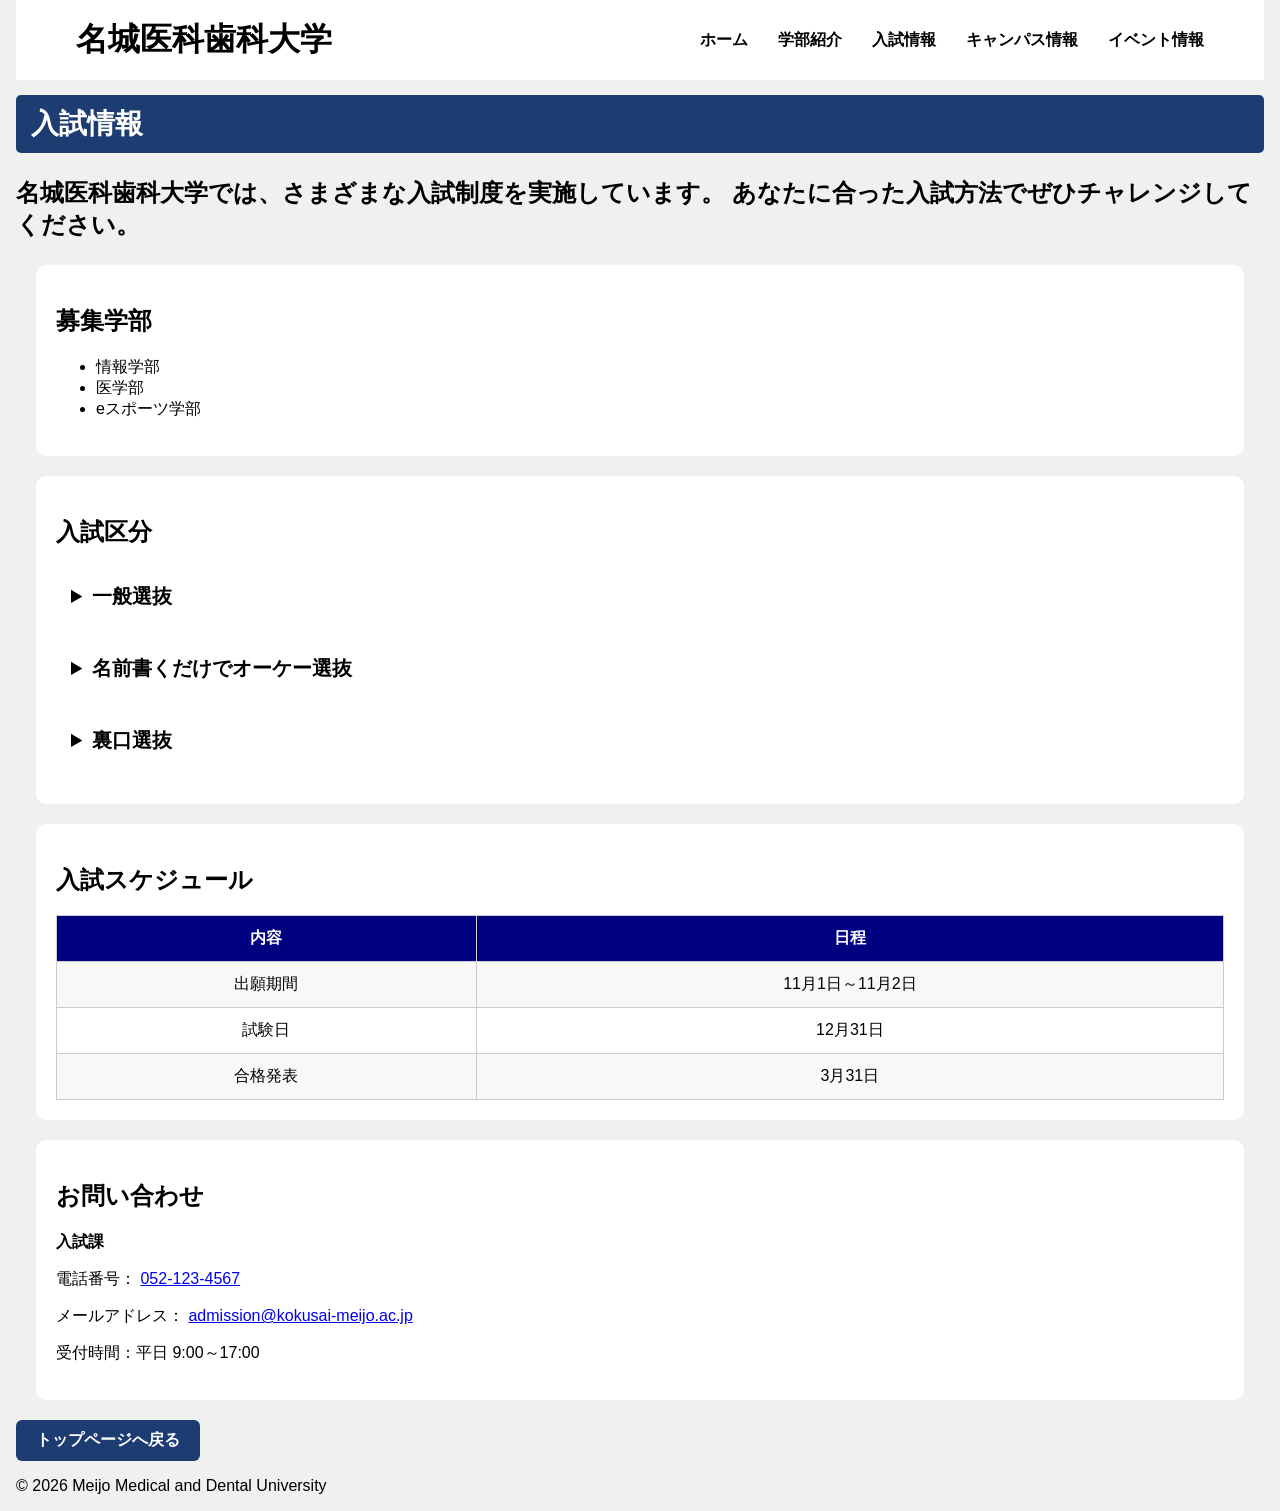
<file: admission.html>
<!DOCTYPE html>
<html lang="ja">

<head>
    <meta charset="UTF-8">
    <meta name="viewport" content="width=device-width, initial-scale=1.0">
    <title>名城医科歯科大学</title>
    <link rel="stylesheet" href="top.css">
</head>

<body>
    <!-- ===== ヘッダー ===== -->
    <header>
        <h1 class="logo">名城医科歯科大学</h1>
        <nav class="nav-menu">
            <ul>
                <li><a href="index.html">ホーム</a></li>
                <li><a href="facility.html">学部紹介</a></li>
                <li><a href="admission.html">入試情報</a></li>
                <li><a href="campus.html">キャンパス情報</a></li>
                <li><a href="event.html">イベント情報</a></li>
            </ul>
        </nav>
    </header>

    <h2 class="section-title">入試情報</h2>

    <h3>
        名城医科歯科大学では、さまざまな入試制度を実施しています。
        あなたに合った入試方法でぜひチャレンジしてください。
    </h3>

    <section>
        <h2>募集学部</h2>

        <ul>
            <li>情報学部</li>
            <li>医学部</li>
            <li>eスポーツ学部</li>
        </ul>
    </section>

    <section>
        <h2>入試区分</h2>
        <details>
            <summary>一般選抜</summary>
            <h3>情報学部</h3>
            <table>
                <tr>
                    <th>試験科目</th>
                    <th>配点</th>
                </tr>
                <tr>
                    <td>英語</td>
                    <td>100点</td>
                </tr>
                <tr>
                    <td>数学Ⅰ・Ⅱ・A・B・C</td>
                    <td>200点</td>
                </tr>
                <tr>
                    <td>情報Ⅰ</td>
                    <td>100点</td>
                </tr>
                <tr>
                    <td><strong>合計</strong></td>
                    <td><strong>400点</strong></td>
                </tr>
            </table>
            <h3>医学部</h3>
            <table>
                <tr>
                    <th>試験科目</th>
                    <th>配点</th>
                </tr>
                <tr>
                    <td>英語</td>
                    <td>100点</td>
                </tr>
                <tr>
                    <td>数学Ⅰ・Ⅱ・A・B・C</td>
                    <td>100点</td>
                </tr>
                <tr>
                    <td>理科（物理・化学・生物から2科目）</td>
                    <td>200点</td>
                </tr>
                <tr>
                    <td><strong>合計</strong></td>
                    <td><strong>400点</strong></td>
                </tr>
            </table>
            <h3>eスポーツ学部</h3>
            <table>
                <tr>
                    <th>試験科目</th>
                    <th>配点</th>
                </tr>
                <tr>
                    <td>英語</td>
                    <td>100点</td>
                </tr>
                <tr>
                    <td>情報Ⅰ</td>
                    <td>150点</td>
                </tr>
                <tr>
                    <td>実技試験（ゲームスキル・チームワーク）</td>
                    <td>150点</td>
                </tr>
                <tr>
                    <td><strong>合計</strong></td>
                    <td><strong>400点</strong></td>
                </tr>
            </table>
        </details>
        <details>
            <summary>名前書くだけでオーケー選抜</summary>
            <p>名前を書けば合格します。</p>
            <p>募集人数：999名</p>
        </details>
        <details>
            <summary>裏口選抜</summary>
            <p>いっぱいお金を払えば合格します。</p>
            <p>募集人数：3名</p>
        </details>
    </section>

    <section>
        <h2>入試スケジュール</h2>
        <table>
            <tr>
                <th>内容</th>
                <th>日程</th>
            </tr>

            <tr>
                <td>出願期間</td>
                <td>11月1日～11月2日</td>
            </tr>

            <tr>
                <td>試験日</td>
                <td>12月31日</td>
            </tr>
            
            <tr>
                <td>合格発表</td>
                <td>3月31日</td>
            </tr>
        </table>
    </section>

    <section>
        <h2>お問い合わせ</h2>
        <p><strong>入試課</strong></p>
        <p>電話番号：
            <a href="tel:0521234567">052-123-4567</a>
        </p>
        <p>メールアドレス：
            <a href="mailto:admission@kokusai-meijo.ac.jp">
                admission@kokusai-meijo.ac.jp
            </a>
        </p>
        <p>受付時間：平日 9:00～17:00</p>
    </section>

    </section>
    <a href="index.html" class="back-btn">トップページへ戻る</a>
    <!-- ===== フッター ===== -->
    <footer>
        <p>© 2026 Meijo Medical and Dental University</p>
    </footer>

</body>

</html>
</file>
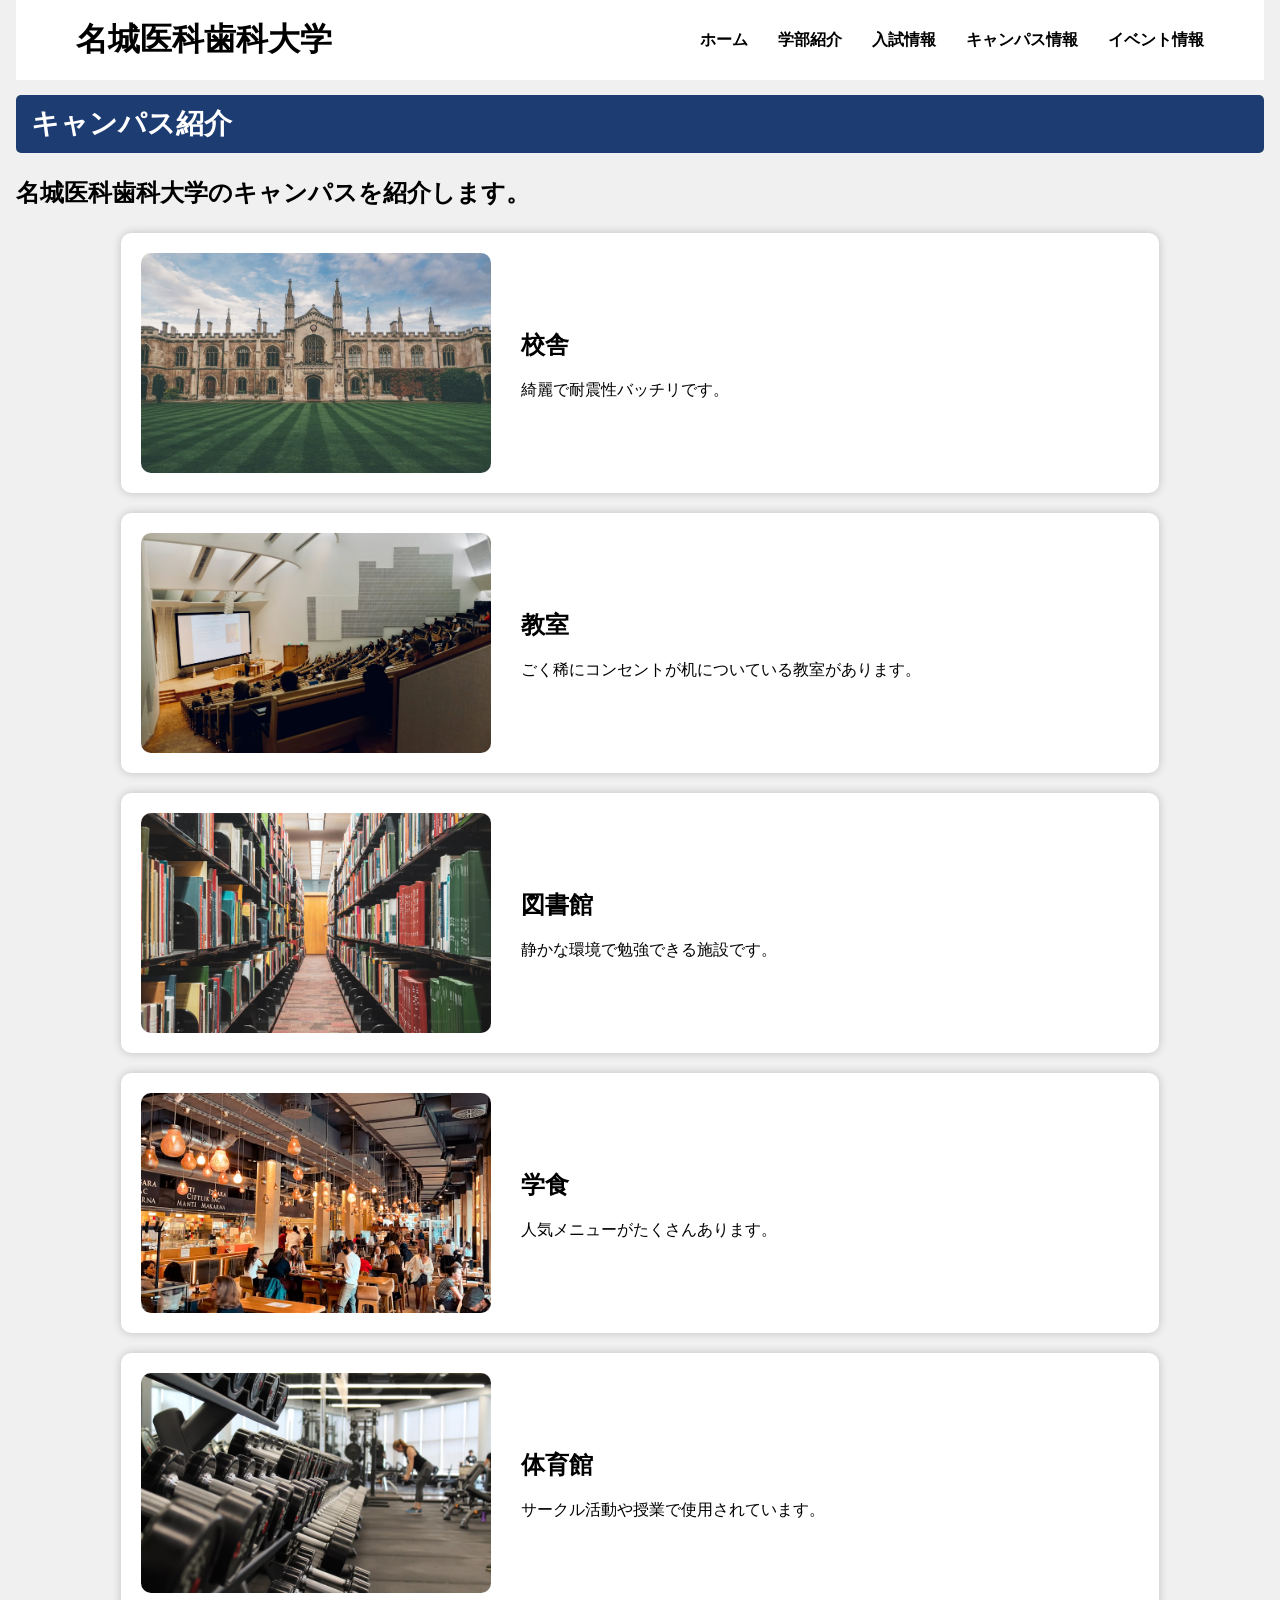
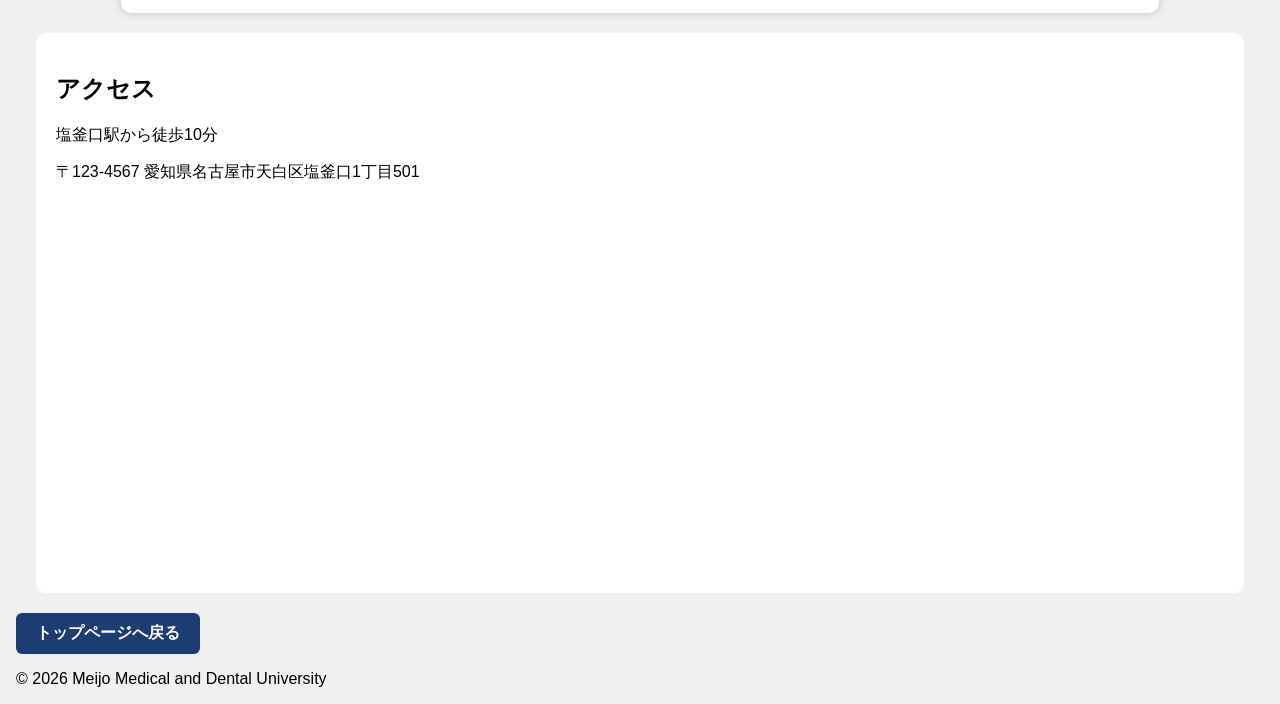
<file: campus.html>
<!DOCTYPE html>
<html lang="ja">
<head>
    <meta charset="UTF-8">
    <meta name="viewport" content="width=device-width, initial-scale=1.0">
    <title>名城医科歯科大学</title>
    <link rel="stylesheet" href="top.css">
</head>

<body>
    <!-- ===== ヘッダー ===== -->
    <header>
        <h1 class="logo">名城医科歯科大学</h1>
        <nav class="nav-menu">
            <ul>
                <li><a href="index.html">ホーム</a></li>
                <li><a href="facility.html">学部紹介</a></li>
                <li><a href="admission.html">入試情報</a></li>
                <li><a href="campus.html">キャンパス情報</a></li>
                <li><a href="event.html">イベント情報</a></li>
            </ul>
        </nav>
    </header>


<h2 class="section-title">キャンパス紹介</h2>

<h3>名城医科歯科大学のキャンパスを紹介します。</h3>
<section class="facility">
    <img src="images/building.JPG" alt="校舎">

    <div class="text">
        <h2>校舎</h2>
        <p>綺麗で耐震性バッチリです。</p>
    </div>
</section>

<section class="facility">
    <img src="images/classroom.jpeg" alt="教室">

    <div class="text">
        <h2>教室</h2>
        <p>ごく稀にコンセントが机についている教室があります。</p>
    </div>
</section>

<section class="facility">
    <img src="images/library.jpeg" alt="図書館">

    <div class="text">
        <h2>図書館</h2>
        <p>静かな環境で勉強できる施設です。</p>
    </div>
</section>

<section class="facility">
    <img src="images/lunch.jpeg" alt="学食">

    <div class="text">
        <h2>学食</h2>
        <p>人気メニューがたくさんあります。</p>
    </div>
</section>

<section class="facility">
    <img src="images/gym.jpeg" alt="体育館">

    <div class="text">
        <h2>体育館</h2>
        <p>サークル活動や授業で使用されています。</p>
    </div>
</section>

<section >
    <h2>アクセス</h2>
    <p>塩釜口駅から徒歩10分</p>
    <p>〒123-4567 愛知県名古屋市天白区塩釜口1丁目501</p>

    <iframe
        src="https://www.google.com/maps/embed?pb=!1m18!1m12!1m3!1d13051.382341087894!2d136.96521511496007!3d35.13552676610282!2m3!1f0!2f0!3f0!3m2!1i1024!2i768!4f13.1!3m3!1m2!1s0x60037ad6985ff6bb%3A0x23539e4812bdd380!2z5ZCN5Z-O5aSn5a2mIOWkqeeZveOCreODo-ODs-ODkeOCuQ!5e0!3m2!1sja!2sjp!4v1782716748107!5m2!1sja!2sjp" width="600" height="450" style="border:0;" allowfullscreen="" loading="lazy" referrerpolicy="strict-origin-when-cross-origin"
        width="100%"
        height="350"
        style="border:0;"
        allowfullscreen=""
        loading="lazy">
    </iframe>

</section>
<a href="index.html" class="back-btn">トップページへ戻る</a>
<!-- ===== フッター ===== -->
<footer>
    <p>© 2026 Meijo Medical and Dental University</p>
</footer>

</body>

</html>
</file>
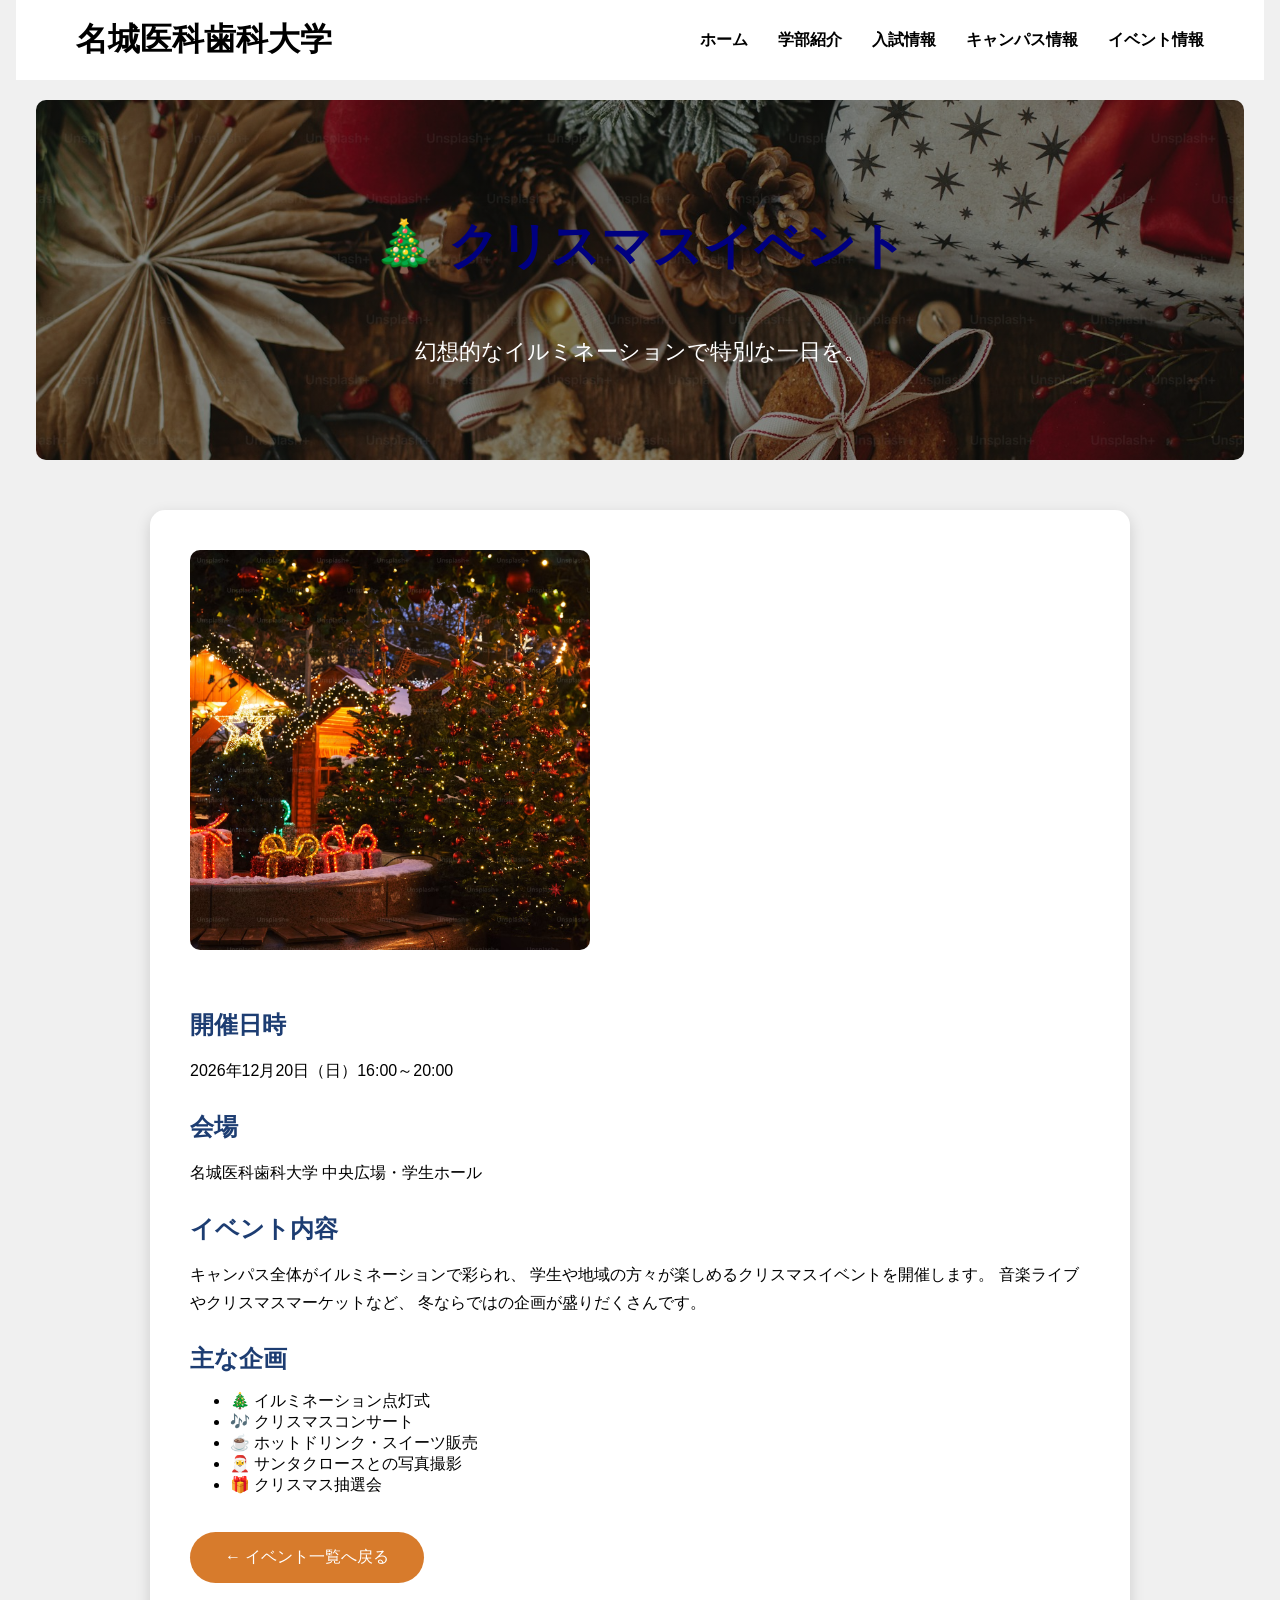
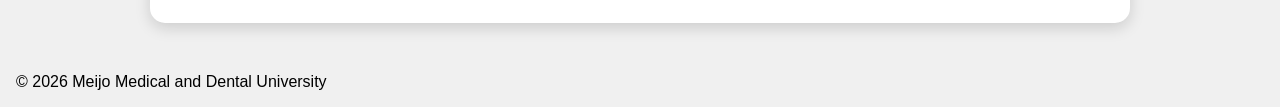
<file: christmas.html>
<!DOCTYPE html>
<html lang="ja">
<head>
    <meta charset="UTF-8">
    <meta name="viewport" content="width=device-width, initial-scale=1.0">
    <title>名城医科歯科大学</title>
    <link rel="stylesheet" href="top.css">
</head>

<body>

    <!-- ===== ヘッダー ===== -->
    <header>
        <h1 class="logo">名城医科歯科大学</h1>
        <nav class="nav-menu">
            <ul>
                <li><a href="index.html">ホーム</a></li>
                <li><a href="facility.html">学部紹介</a></li>
                <li><a href="admission.html">入試情報</a></li>
                <li><a href="campus.html">キャンパス情報</a></li>
                <li><a href="event.html">イベント情報</a></li>
            </ul>
        </nav>
    </header>

    <!-- メイン画像 -->
    <section class="christmas-hero">

        <h1>🎄 クリスマスイベント</h1>

        <p>幻想的なイルミネーションで特別な一日を。</p>

    </section>

    <!-- 詳細 -->
    <section class="event-detail">

        <img src="images/christmas.jpeg" alt="クリスマスイベント">

        <h2>開催日時</h2>

        <p>2026年12月20日（日）16:00～20:00</p>

        <h2>会場</h2>

        <p>名城医科歯科大学 中央広場・学生ホール</p>

        <h2>イベント内容</h2>

        <p>
            キャンパス全体がイルミネーションで彩られ、
            学生や地域の方々が楽しめるクリスマスイベントを開催します。
            音楽ライブやクリスマスマーケットなど、
            冬ならではの企画が盛りだくさんです。
        </p>

        <h2>主な企画</h2>

        <ul>
            <li>🎄 イルミネーション点灯式</li>
            <li>🎶 クリスマスコンサート</li>
            <li>☕ ホットドリンク・スイーツ販売</li>
            <li>🎅 サンタクロースとの写真撮影</li>
            <li>🎁 クリスマス抽選会</li>
        </ul>

        <a href="event.html" class="event-btn">
            ← イベント一覧へ戻る
        </a>

    </section>

    <!-- ===== フッター ===== -->
    <footer>
        <p>© 2026 Meijo Medical and Dental University</p>
    </footer>

</body>
</html>
</file>
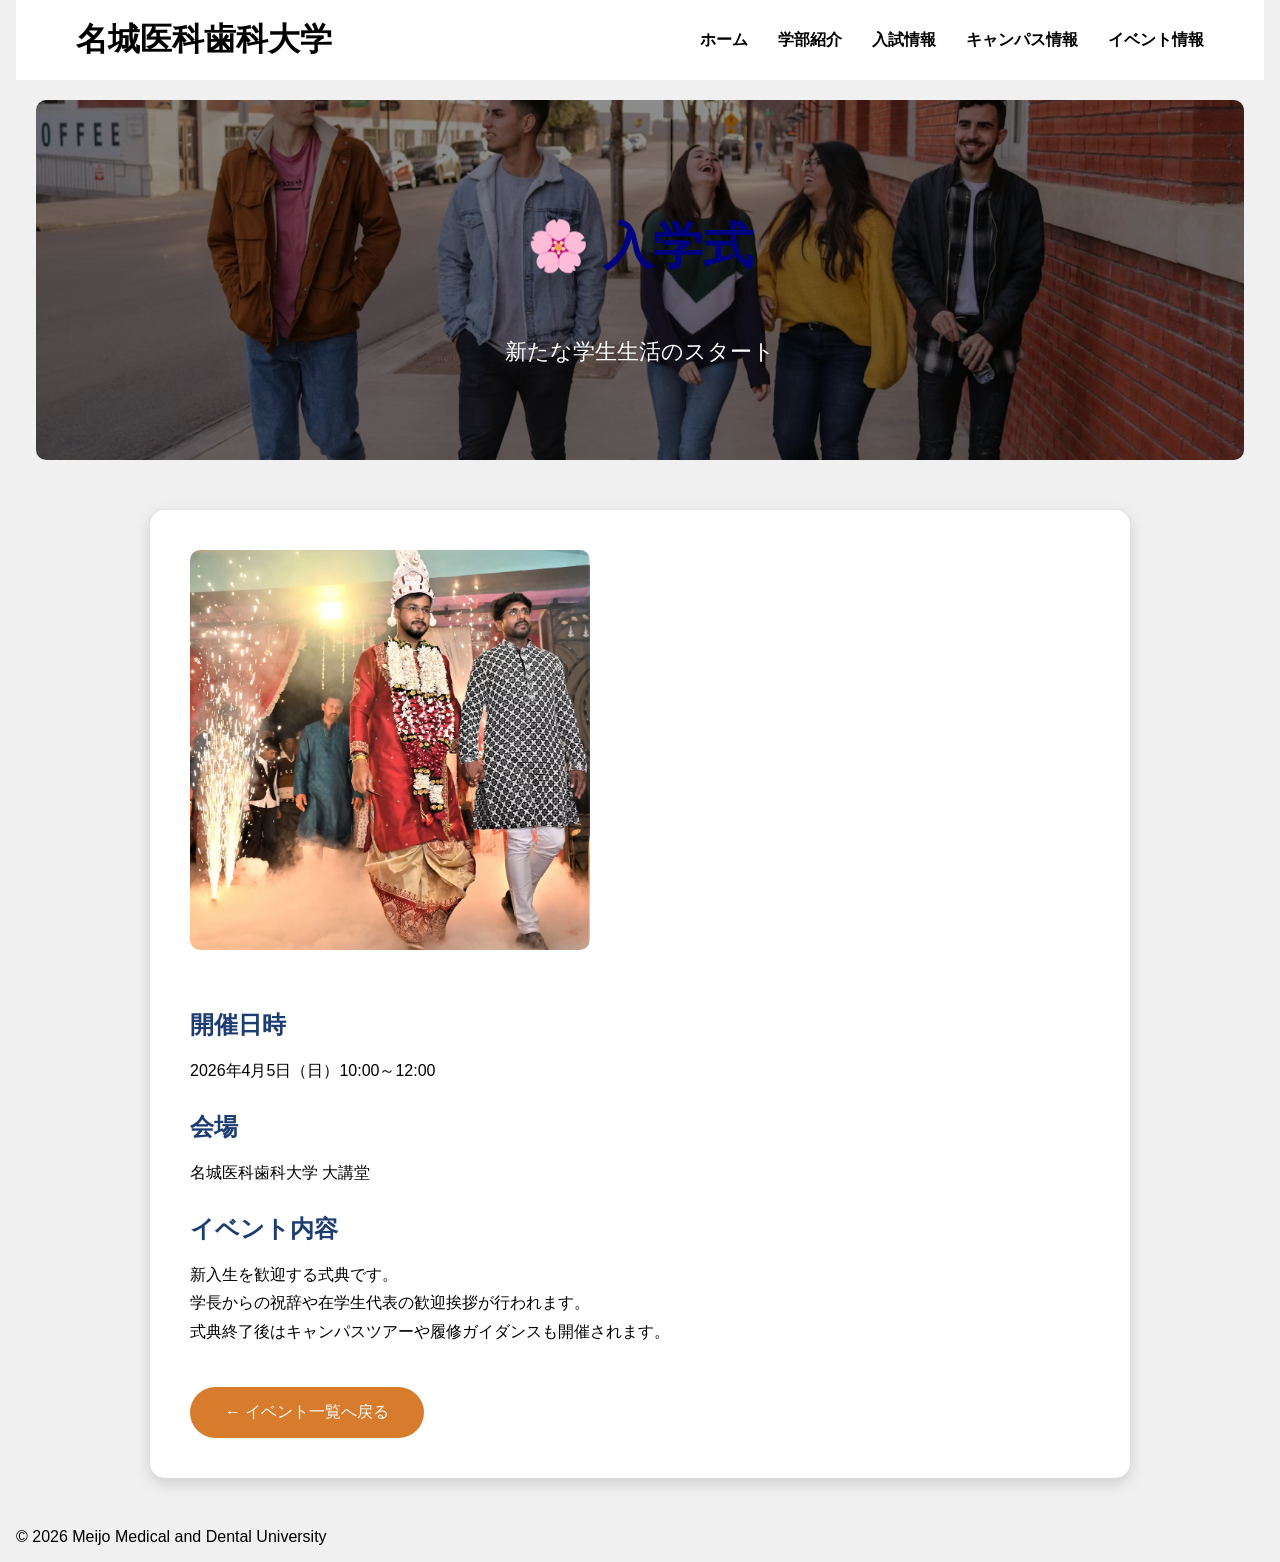
<file: entrance.html>
<!DOCTYPE html>
<html lang="ja">
<head>
    <meta charset="UTF-8">
    <meta name="viewport" content="width=device-width, initial-scale=1.0">
    <title>名城医科歯科大学</title>
    <link rel="stylesheet" href="top.css">
</head>

<body>
    
    <!-- ===== ヘッダー ===== -->
    <header>
        <h1 class="logo">名城医科歯科大学</h1>
        <nav class="nav-menu">
            <ul>
                <li><a href="index.html">ホーム</a></li>
                <li><a href="facility.html">学部紹介</a></li>
                <li><a href="admission.html">入試情報</a></li>
                <li><a href="campus.html">キャンパス情報</a></li>
                <li><a href="event.html">イベント情報</a></li>
            </ul>
        </nav>
    </header>

    <!-- メイン画像 -->
    <section class="detail-hero">

        <h1>🌸 入学式</h1>

        <p>新たな学生生活のスタート</p>

    </section>

    <!-- 詳細 -->
    <section class="event-detail">

        <img src="images/entrance.jpeg" alt="入学式">

        <h2>開催日時</h2>

        <p>2026年4月5日（日）10:00～12:00</p>

        <h2>会場</h2>

        <p>名城医科歯科大学 大講堂</p>

        <h2>イベント内容</h2>

        <p>
            新入生を歓迎する式典です。<br>
            学長からの祝辞や在学生代表の歓迎挨拶が行われます。<br>
            式典終了後はキャンパスツアーや履修ガイダンスも開催されます。
        </p>

        <a href="event.html" class="event-btn">
            ← イベント一覧へ戻る
        </a>

    </section>

    <!-- ===== フッター ===== -->
    <footer>
        <p>© 2026 Meijo Medical and Dental University</p>
    </footer>

</body>
</html>
</file>
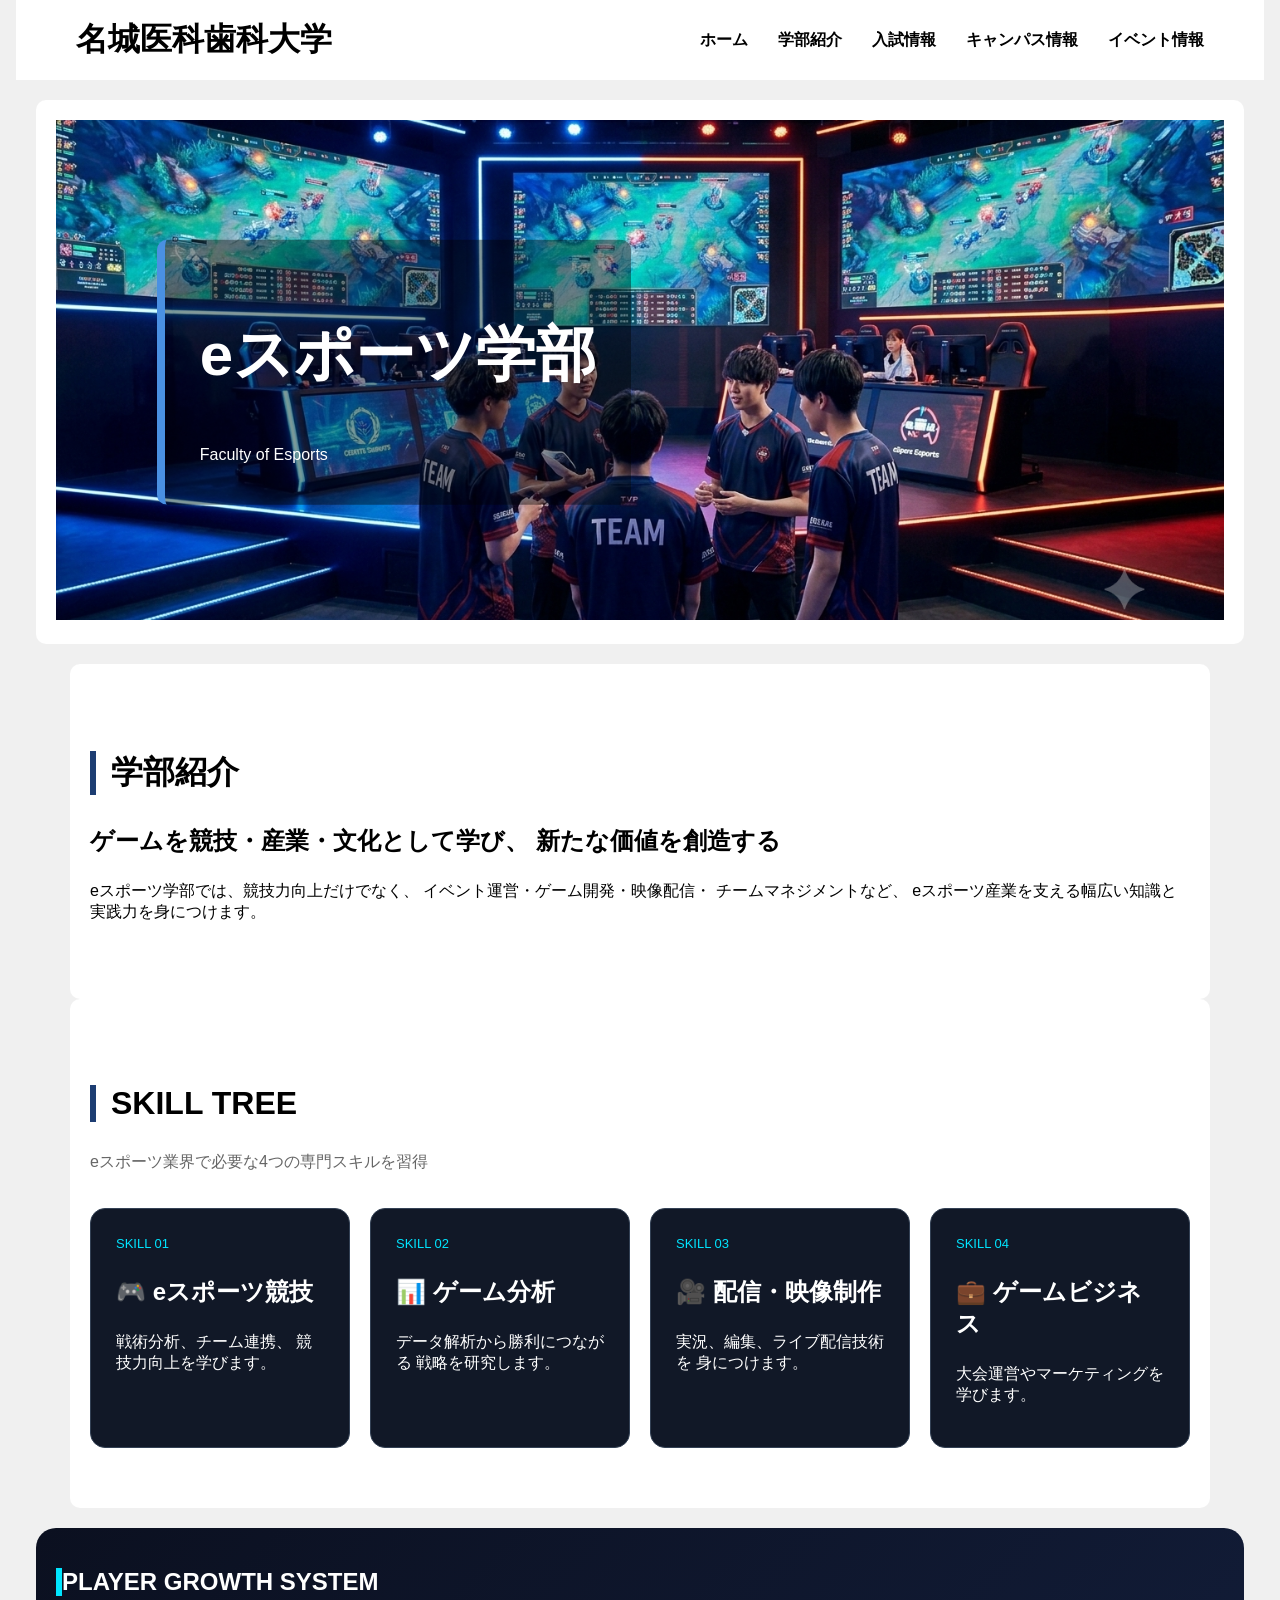
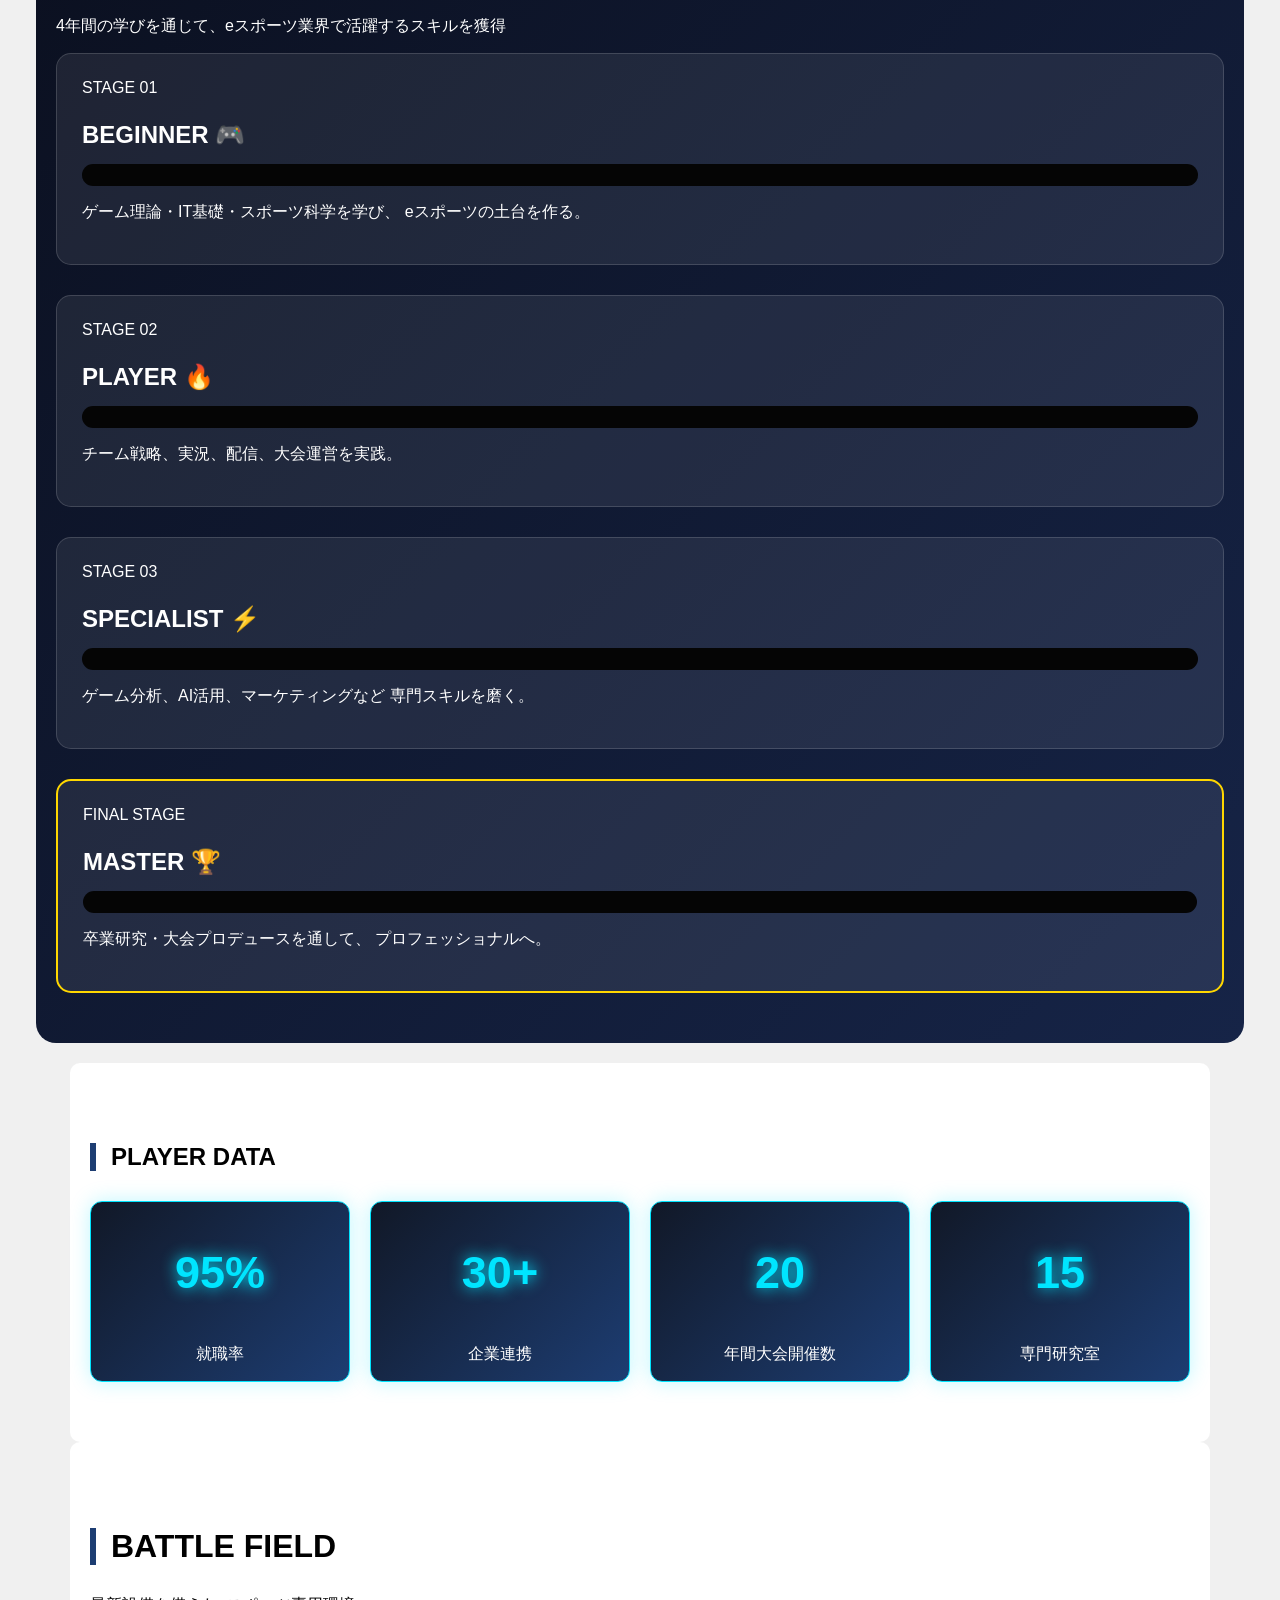
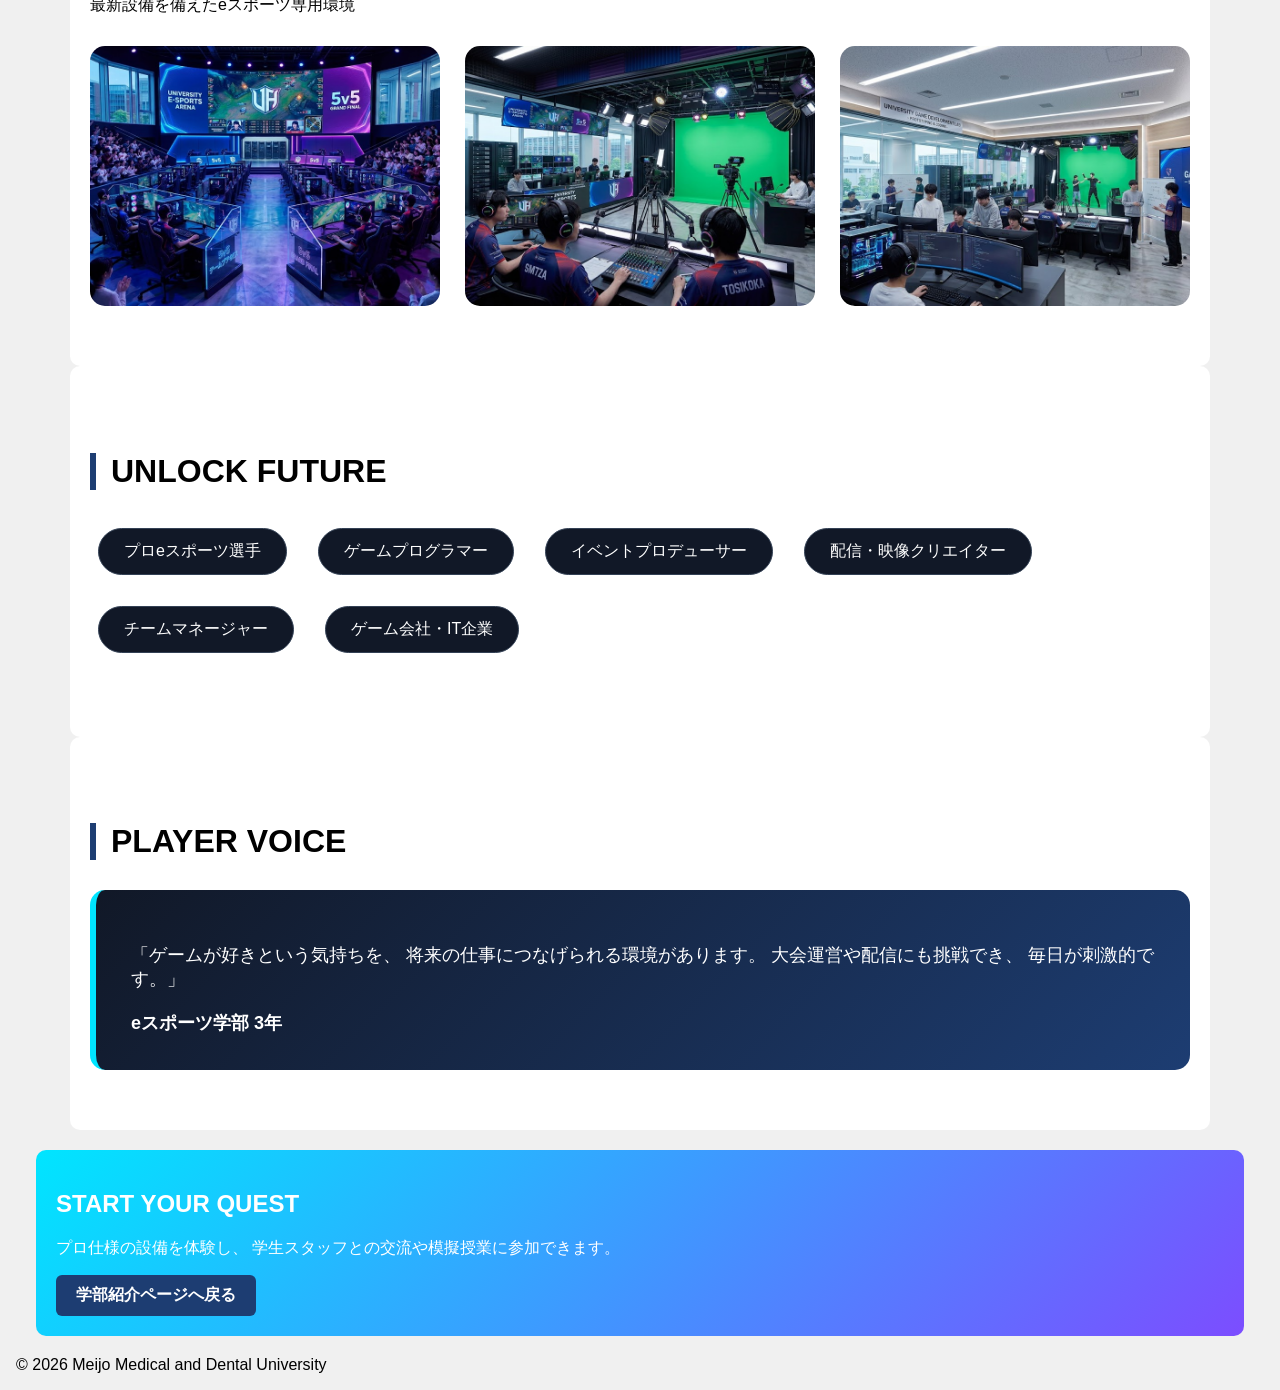
<file: esports.html>
<!DOCTYPE html>
<html lang="ja">
<head>
    <meta charset="UTF-8">
    <meta name="viewport" content="width=device-width, initial-scale=1.0">
    <title>名城医科歯科大学</title>
    <link rel="stylesheet" href="top.css">
</head>

<body>

<!-- ===== ヘッダー ===== -->
<header>
    <h1 class="logo">名城医科歯科大学</h1>
    <nav class="nav-menu">
        <ul>
            <li><a href="index.html">ホーム</a></li>
            <li><a href="facility.html">学部紹介</a></li>
            <li><a href="admission.html">入試情報</a></li>
            <li><a href="campus.html">キャンパス情報</a></li>
            <li><a href="event.html">イベント情報</a></li>
        </ul>
    </nav>
</header>

<section class="faculty-hero">
    <img src="images/esports.png" alt=" eスポーツ学部">

    <div class="faculty-title">
        <h2>eスポーツ学部</h2>
        <p>Faculty of Esports</p>
    </div>
</section>

<section class="facility-intro">

    <h2>学部紹介</h2>

    <h3>
        ゲームを競技・産業・文化として学び、
        新たな価値を創造する
    </h3>

    <p>
        eスポーツ学部では、競技力向上だけでなく、
        イベント運営・ゲーム開発・映像配信・
        チームマネジメントなど、
        eスポーツ産業を支える幅広い知識と実践力を身につけます。
    </p>

</section>

<!-- 学びの分野 -->
<section class="facility-fields">

<h2>SKILL TREE</h2>

<p class="section-sub">
eスポーツ業界で必要な4つの専門スキルを習得
</p>


<div class="skill-grid">

    <div class="skill">
        <span>SKILL 01</span>
        <h3>🎮 eスポーツ競技</h3>
        <p>
        戦術分析、チーム連携、
        競技力向上を学びます。
        </p>
    </div>


    <div class="skill">
        <span>SKILL 02</span>
        <h3>📊 ゲーム分析</h3>
        <p>
        データ解析から勝利につながる
        戦略を研究します。
        </p>
    </div>


    <div class="skill">
        <span>SKILL 03</span>
        <h3>🎥 配信・映像制作</h3>
        <p>
        実況、編集、ライブ配信技術を
        身につけます。
        </p>
    </div>


    <div class="skill">
        <span>SKILL 04</span>
        <h3>💼 ゲームビジネス</h3>
        <p>
        大会運営やマーケティングを
        学びます。
        </p>
    </div>


</div>

</section>

<!-- カリキュラム -->
<section class="facility-curriculum">

    <h2>PLAYER GROWTH SYSTEM</h2>

    <p class="facility-subtitle">
        4年間の学びを通じて、eスポーツ業界で活躍するスキルを獲得
    </p>


    <div class="level">

        <div class="level-title">
            <span>STAGE 01</span>
            <h3>BEGINNER 🎮</h3>
        </div>

        <div class="facility-bar">
            <div class="facility-fill level1"></div>
        </div>

        <p>
            ゲーム理論・IT基礎・スポーツ科学を学び、
            eスポーツの土台を作る。
        </p>

    </div>


    <div class="level">

        <div class="level-title">
            <span>STAGE 02</span>
            <h3>PLAYER 🔥</h3>
        </div>

        <div class="facility-bar">
            <div class="facility-fill level2"></div>
        </div>

        <p>
            チーム戦略、実況、配信、大会運営を実践。
        </p>

    </div>


    <div class="level">

        <div class="level-title">
            <span>STAGE 03</span>
            <h3>SPECIALIST ⚡</h3>
        </div>

        <div class="facility-bar">
            <div class="facility-fill level3"></div>
        </div>

        <p>
            ゲーム分析、AI活用、マーケティングなど
            専門スキルを磨く。
        </p>

    </div>


    <div class="level final">

        <div class="level-title">
            <span>FINAL STAGE</span>
            <h3>MASTER 🏆</h3>
        </div>

        <div class="facility-bar">
            <div class="facility-fill level4"></div>
        </div>

        <p>
            卒業研究・大会プロデュースを通して、
            プロフェッショナルへ。
        </p>

    </div>


</section>

<!-- 数字で見る学部 -->
<section class="e-stats">

    <h2>PLAYER DATA</h2>

    <div class="e-stats-grid">

        <div class="e-stat">
            <h3>95%</h3>
            <p>就職率</p>
        </div>

        <div class="e-stat">
            <h3>30+</h3>
            <p>企業連携</p>
        </div>

        <div class="e-stat">
            <h3>20</h3>
            <p>年間大会開催数</p>
        </div>

        <div class="e-stat">
            <h3>15</h3>
            <p>専門研究室</p>
        </div>

    </div>

</section>

<!-- 研究環境 -->
<section class="research">

<h2>BATTLE FIELD</h2>

<p>
最新設備を備えたeスポーツ専用環境
</p>


<div class="lab-images">
<img src="images/esports1.jpg">
<img src="images/esports2.jpg">
<img src="images/esports3.jpg">
</div>


</section>

<!-- キャリア -->
<section class="career">

    <h2>UNLOCK FUTURE</h2>

    <ul>
        <li>プロeスポーツ選手</li>
        <li>ゲームプログラマー</li>
        <li>イベントプロデューサー</li>
        <li>配信・映像クリエイター</li>
        <li>チームマネージャー</li>
        <li>ゲーム会社・IT企業</li>
    </ul>

</section>

<!-- 学生の声 -->
<section class="voice">

    <h2>PLAYER VOICE</h2>

    <div class="e-voice-card">

        <p>
            「ゲームが好きという気持ちを、
            将来の仕事につなげられる環境があります。
            大会運営や配信にも挑戦でき、
            毎日が刺激的です。」
        </p>

        <span>eスポーツ学部 3年</span>

    </div>

</section>

<!-- オープンキャンパス -->
<section class="e-cta">

    <h2>START YOUR QUEST</h2>

    <p>
        プロ仕様の設備を体験し、
        学生スタッフとの交流や模擬授業に参加できます。
    </p>

<a href="facility.html" class="back-btn">学部紹介ページへ戻る</a>

</section>

<!-- ===== フッター ===== -->
<footer>
    <p>© 2026 Meijo Medical and Dental University</p>
</footer>

<script>

const curriculum = document.querySelector(".facility-curriculum");

if(curriculum){

    const observer = new IntersectionObserver((entries)=>{

        entries.forEach(entry=>{

            if(entry.isIntersecting){

                curriculum.classList.add("show");

            }else{

                curriculum.classList.remove("show");

            }

        });

    },{
        threshold:0.4
    });


    observer.observe(curriculum);

}

</script>

</body>
</html>
</file>
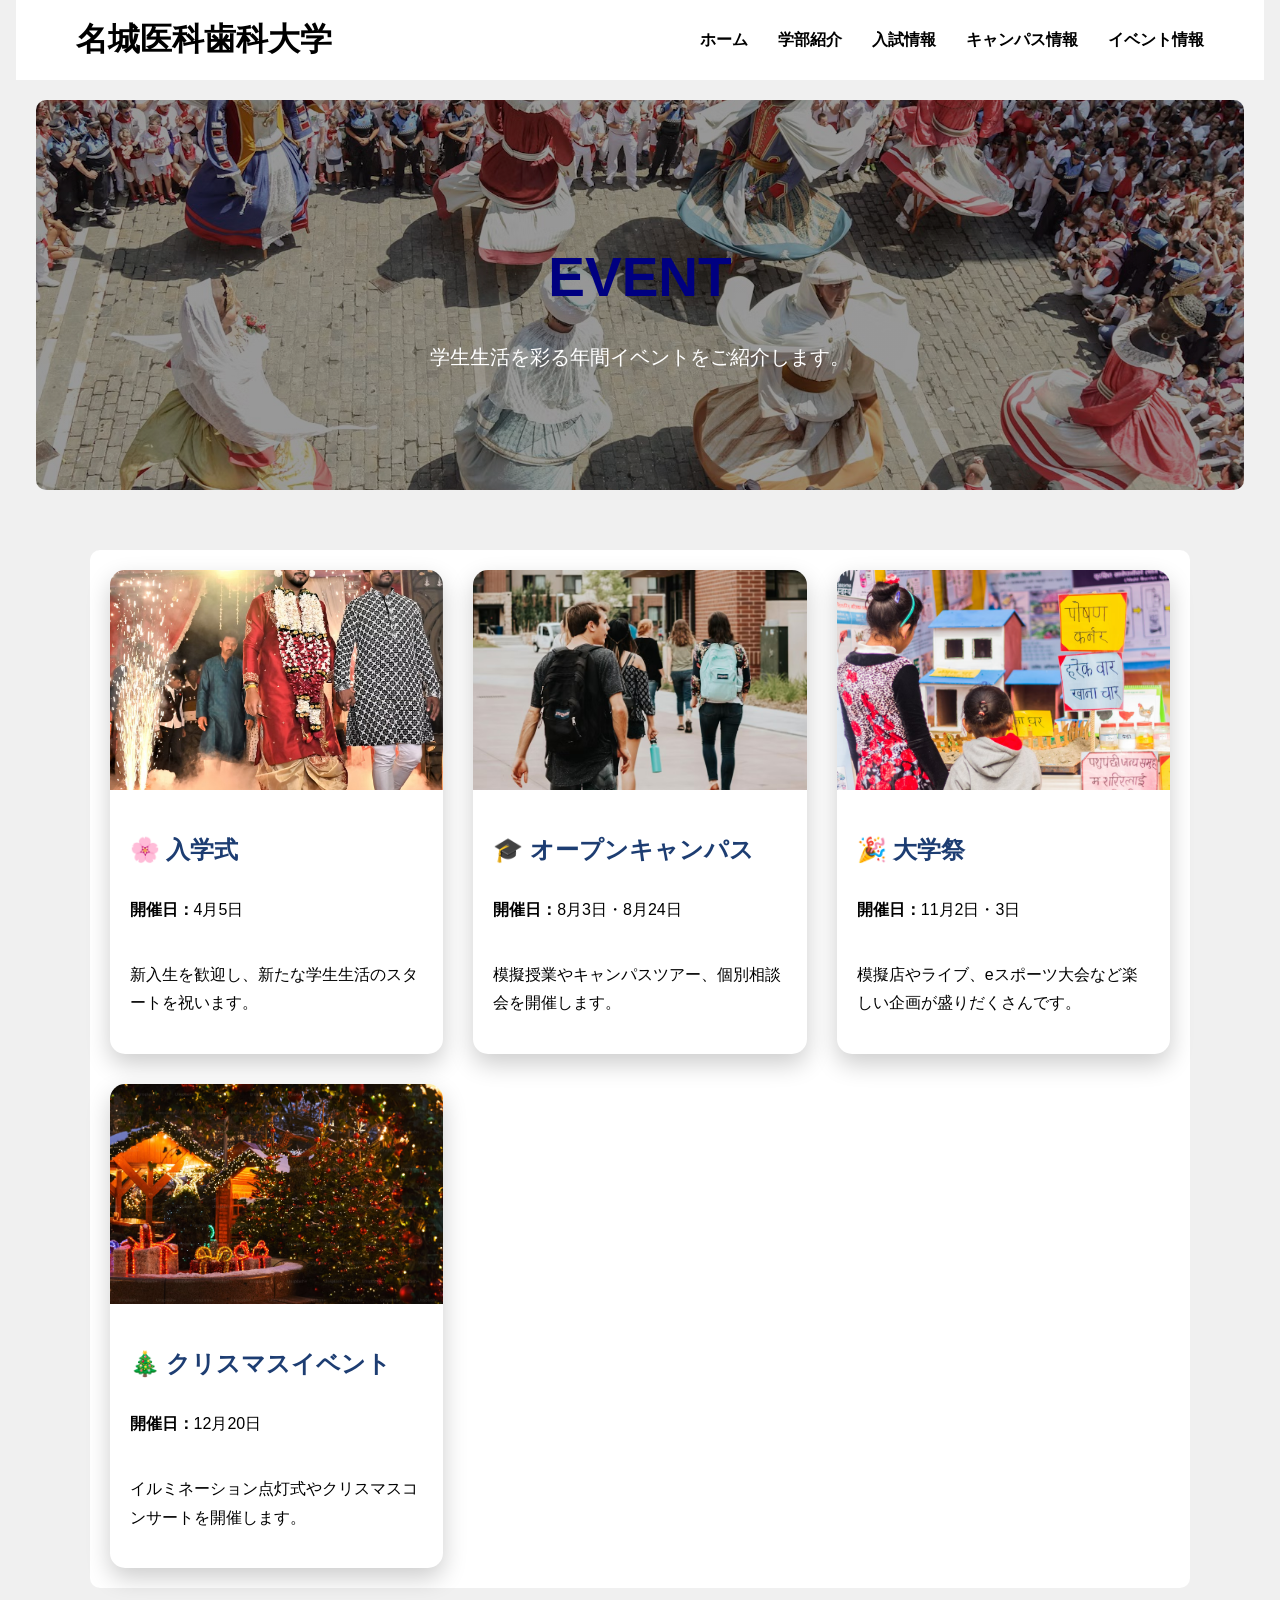
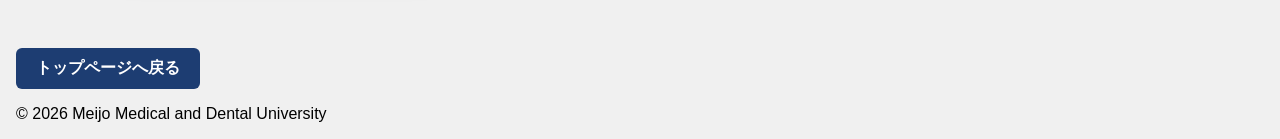
<file: event.html>
<!DOCTYPE html>
<html lang="ja">
<head>
    <meta charset="UTF-8">
    <meta name="viewport" content="width=device-width, initial-scale=1.0">
    <title>名城医科歯科大学</title>
    <link rel="stylesheet" href="top.css">
</head>

<body>

    <!-- ヘッダー -->
    <!-- ===== ヘッダー ===== -->
    <header>
        <h1 class="logo">名城医科歯科大学</h1>
        <nav class="nav-menu">
            <ul>
                <li><a href="index.html">ホーム</a></li>
                <li><a href="facility.html">学部紹介</a></li>
                <li><a href="admission.html">入試情報</a></li>
                <li><a href="campus.html">キャンパス情報</a></li>
                <li><a href="event.html">イベント情報</a></li>
            </ul>
        </nav>
    </header>

    <!-- 背景画像 -->
    <section class="event-hero">

        <h1>EVENT</h1>
        <p>学生生活を彩る年間イベントをご紹介します。</p>

    </section>

    <!-- イベント一覧 -->
    <section class="events">

        <a href="entrance.html" class="event-link">
            <div class="event-card">
                <img src="images/entrance.jpeg" alt="入学式">
                <h2>🌸 入学式</h2>
                <p><strong>開催日：</strong>4月5日</p>
                <p>新入生を歓迎し、新たな学生生活のスタートを祝います。</p>
            </div>
        </a>

        <a href="opencampus.html" class="event-link">
            <div class="event-card">
                <img src="images/opencampus.jpeg" alt="オープンキャンパス">
                <h2>🎓 オープンキャンパス</h2>
                <p><strong>開催日：</strong>8月3日・8月24日</p>
                <p>模擬授業やキャンパスツアー、個別相談会を開催します。</p>
            </div>
        </a>

        <a href="festival.html" class="event-link">
            <div class="event-card">
                <img src="images/festival.jpeg" alt="大学祭">
                <h2>🎉 大学祭</h2>
                <p><strong>開催日：</strong>11月2日・3日</p>
                <p>模擬店やライブ、eスポーツ大会など楽しい企画が盛りだくさんです。</p>
            </div>
        </a>

        <a href="christmas.html" class="event-link">
            <div class="event-card">
                <img src="images/christmas.jpeg" alt="クリスマスイベント">
                <h2>🎄 クリスマスイベント</h2>
                <p><strong>開催日：</strong>12月20日</p>
                <p>イルミネーション点灯式やクリスマスコンサートを開催します。</p>
            </div>
        </a>

    </section>

    <a href="index.html" class="back-btn">トップページへ戻る</a>
    <!-- ===== フッター ===== -->
    <footer>
        <p>© 2026 Meijo Medical and Dental University</p>
    </footer>

</body>
</html>
</file>
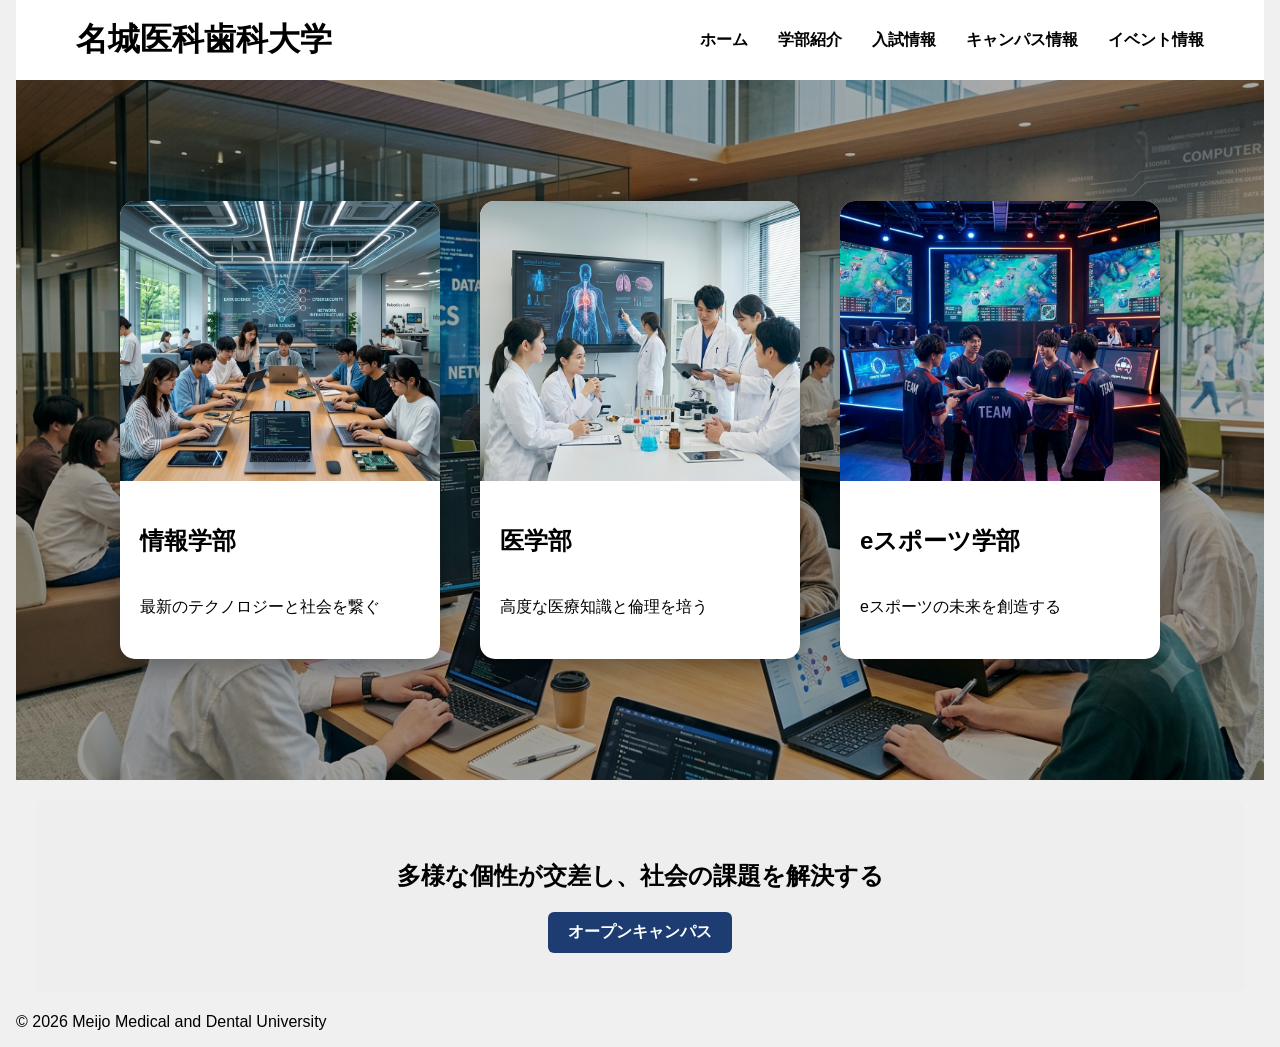
<file: facility.html>
<!DOCTYPE html>
<html lang="ja">
<head>
    <meta charset="UTF-8">
    <meta name="viewport" content="width=device-width, initial-scale=1.0">
    <title>名城医科歯科大学</title>
    <link rel="stylesheet" href="top.css">
</head>

<body>

<!-- ===== ヘッダー ===== -->
<header>
    <h1 class="logo">名城医科歯科大学</h1>
    <nav class="nav-menu">
        <ul>
            <li><a href="index.html">ホーム</a></li>
            <li><a href="facility.html">学部紹介</a></li>
            <li><a href="admission.html">入試情報</a></li>
            <li><a href="campus.html">キャンパス情報</a></li>
            <li><a href="event.html">イベント情報</a></li>
        </ul>
    </nav>
</header>

<main class="facility-hero">

    <div class="facility-overlay">
        <a href="informations.html" class="facility-card-link">
            <div class="facility-card">
                <img src="images/info.png" alt="情報学部">
                <h2>情報学部</h2>
                <p>最新のテクノロジーと社会を繋ぐ</p>
            </div>
        </a>
        
        <a href="medical.html" class="facility-card-link">
            <div class="facility-card">
                <img src="images/medical.png" alt="医学部">
                <h2>医学部</h2>
                <p>高度な医療知識と倫理を培う</p>
            </div>
        </a>

        <a href="esports.html" class="facility-card-link">
            <div class="facility-card">
                <img src="images/esports.png" alt="eスポーツ学部">
                <h2>eスポーツ学部</h2>
                <p>eスポーツの未来を創造する</p>
            </div>
        </a>

    </div>

</main>

<section class="bottom">
    <h2>多様な個性が交差し、社会の課題を解決する</h2>

    <a href="opencampus.html" class="back-btn">オープンキャンパス</a>
</section>

<!-- ===== フッター ===== -->
<footer>
    <p>© 2026 Meijo Medical and Dental University</p>
</footer>

</body>
</html>
</file>
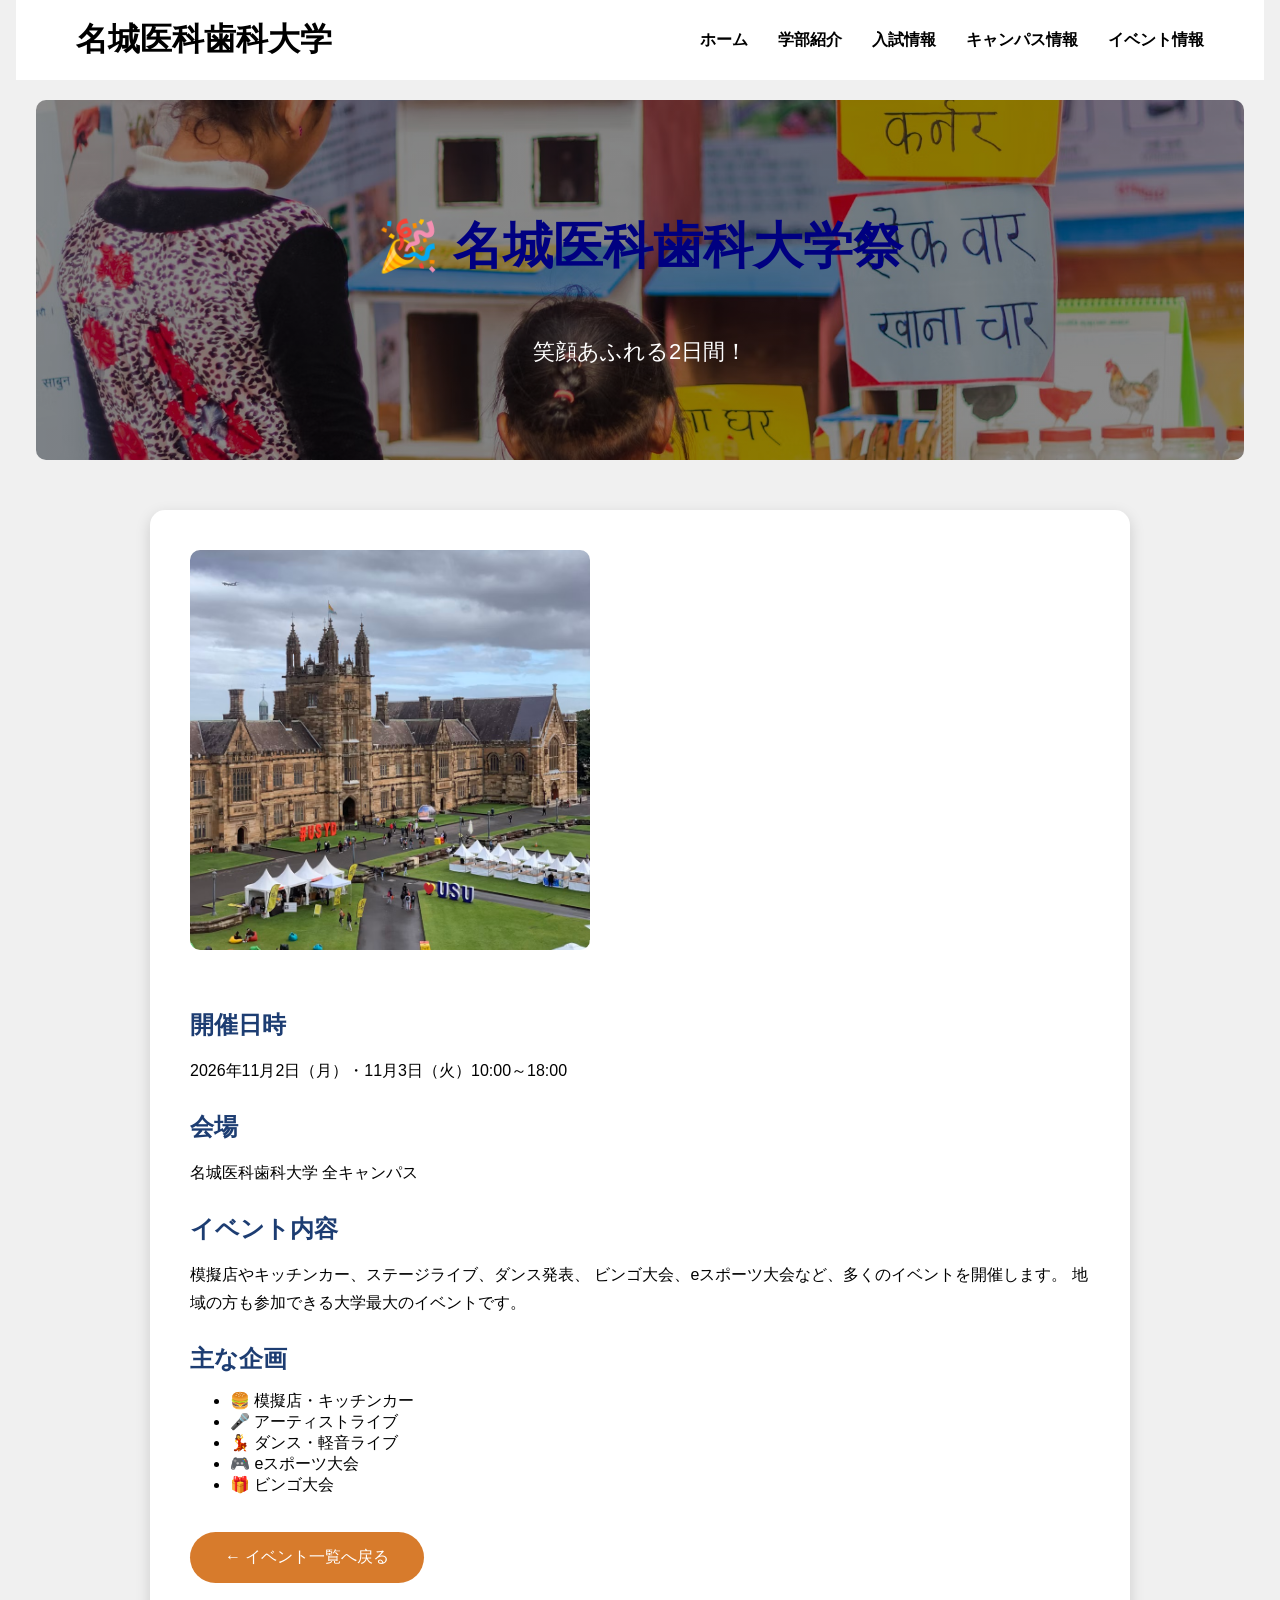
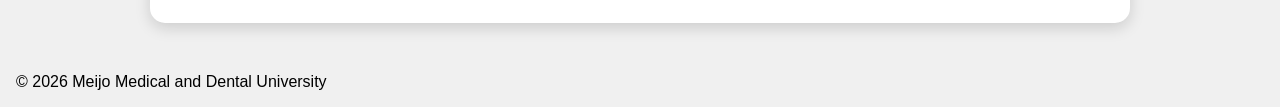
<file: festival.html>
<!DOCTYPE html>
<html lang="ja">
<head>
    <meta charset="UTF-8">
    <meta name="viewport" content="width=device-width, initial-scale=1.0">
    <title>名城医科歯科大学</title>
    <link rel="stylesheet" href="top.css">
</head>

<body>

    <!-- ===== ヘッダー ===== -->
    <header>
        <h1 class="logo">名城医科歯科大学</h1>
        <nav class="nav-menu">
            <ul>
                <li><a href="index.html">ホーム</a></li>
                <li><a href="facility.html">学部紹介</a></li>
                <li><a href="admission.html">入試情報</a></li>
                <li><a href="campus.html">キャンパス情報</a></li>
                <li><a href="event.html">イベント情報</a></li>
            </ul>
        </nav>
    </header>

    <!-- メイン画像 -->
    <section class="festival-hero">

        <h1>🎉 名城医科歯科大学祭</h1>

        <p>笑顔あふれる2日間！</p>

    </section>

    <!-- 詳細 -->
    <section class="event-detail">

        <img src="images/festival2.jpeg" alt="大学祭">

        <h2>開催日時</h2>

        <p>2026年11月2日（月）・11月3日（火）10:00～18:00</p>

        <h2>会場</h2>

        <p>名城医科歯科大学 全キャンパス</p>

        <h2>イベント内容</h2>

        <p>
            模擬店やキッチンカー、ステージライブ、ダンス発表、
            ビンゴ大会、eスポーツ大会など、多くのイベントを開催します。
            地域の方も参加できる大学最大のイベントです。
        </p>

        <h2>主な企画</h2>

        <ul>
            <li>🍔 模擬店・キッチンカー</li>
            <li>🎤 アーティストライブ</li>
            <li>💃 ダンス・軽音ライブ</li>
            <li>🎮 eスポーツ大会</li>
            <li>🎁 ビンゴ大会</li>
        </ul>

        <a href="event.html" class="event-btn">
            ← イベント一覧へ戻る
        </a>

    </section>

    <!-- ===== フッター ===== -->
    <footer>
        <p>© 2026 Meijo Medical and Dental University</p>
    </footer>

</body>
</html>
</file>
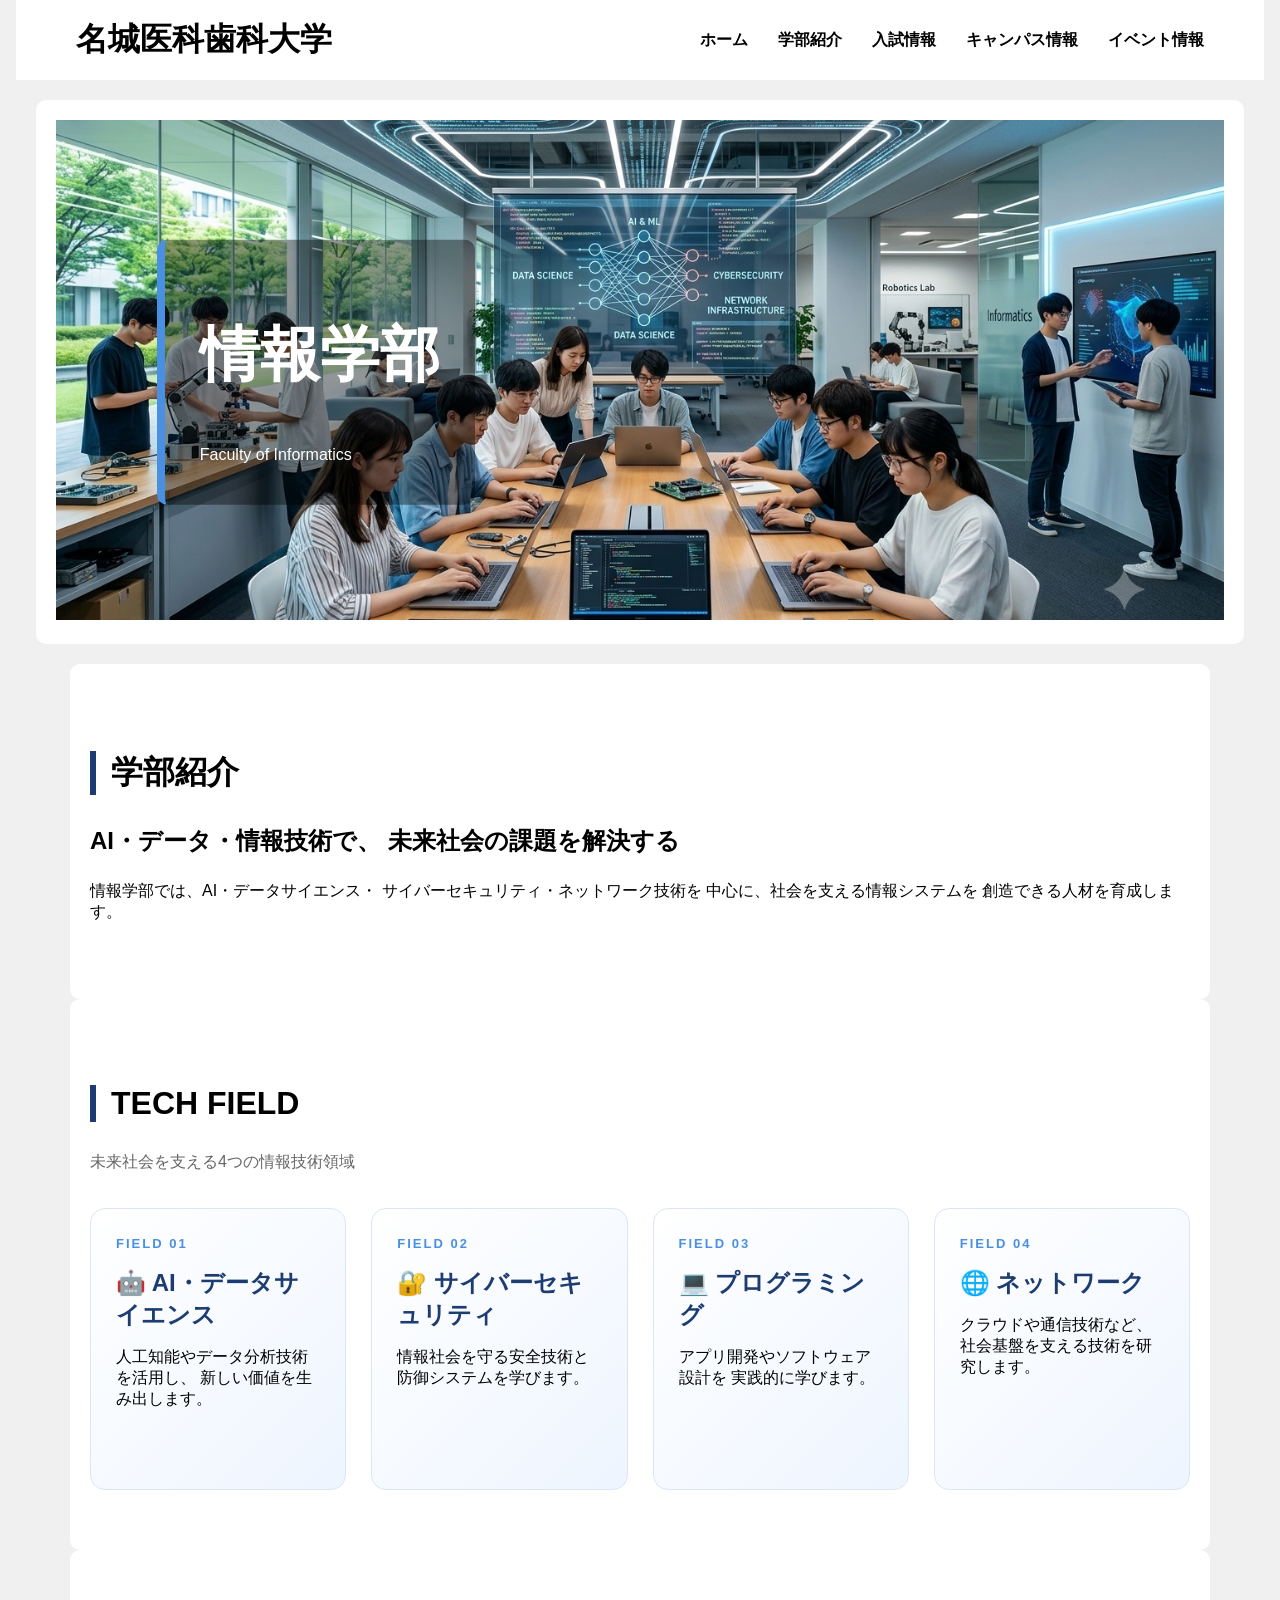
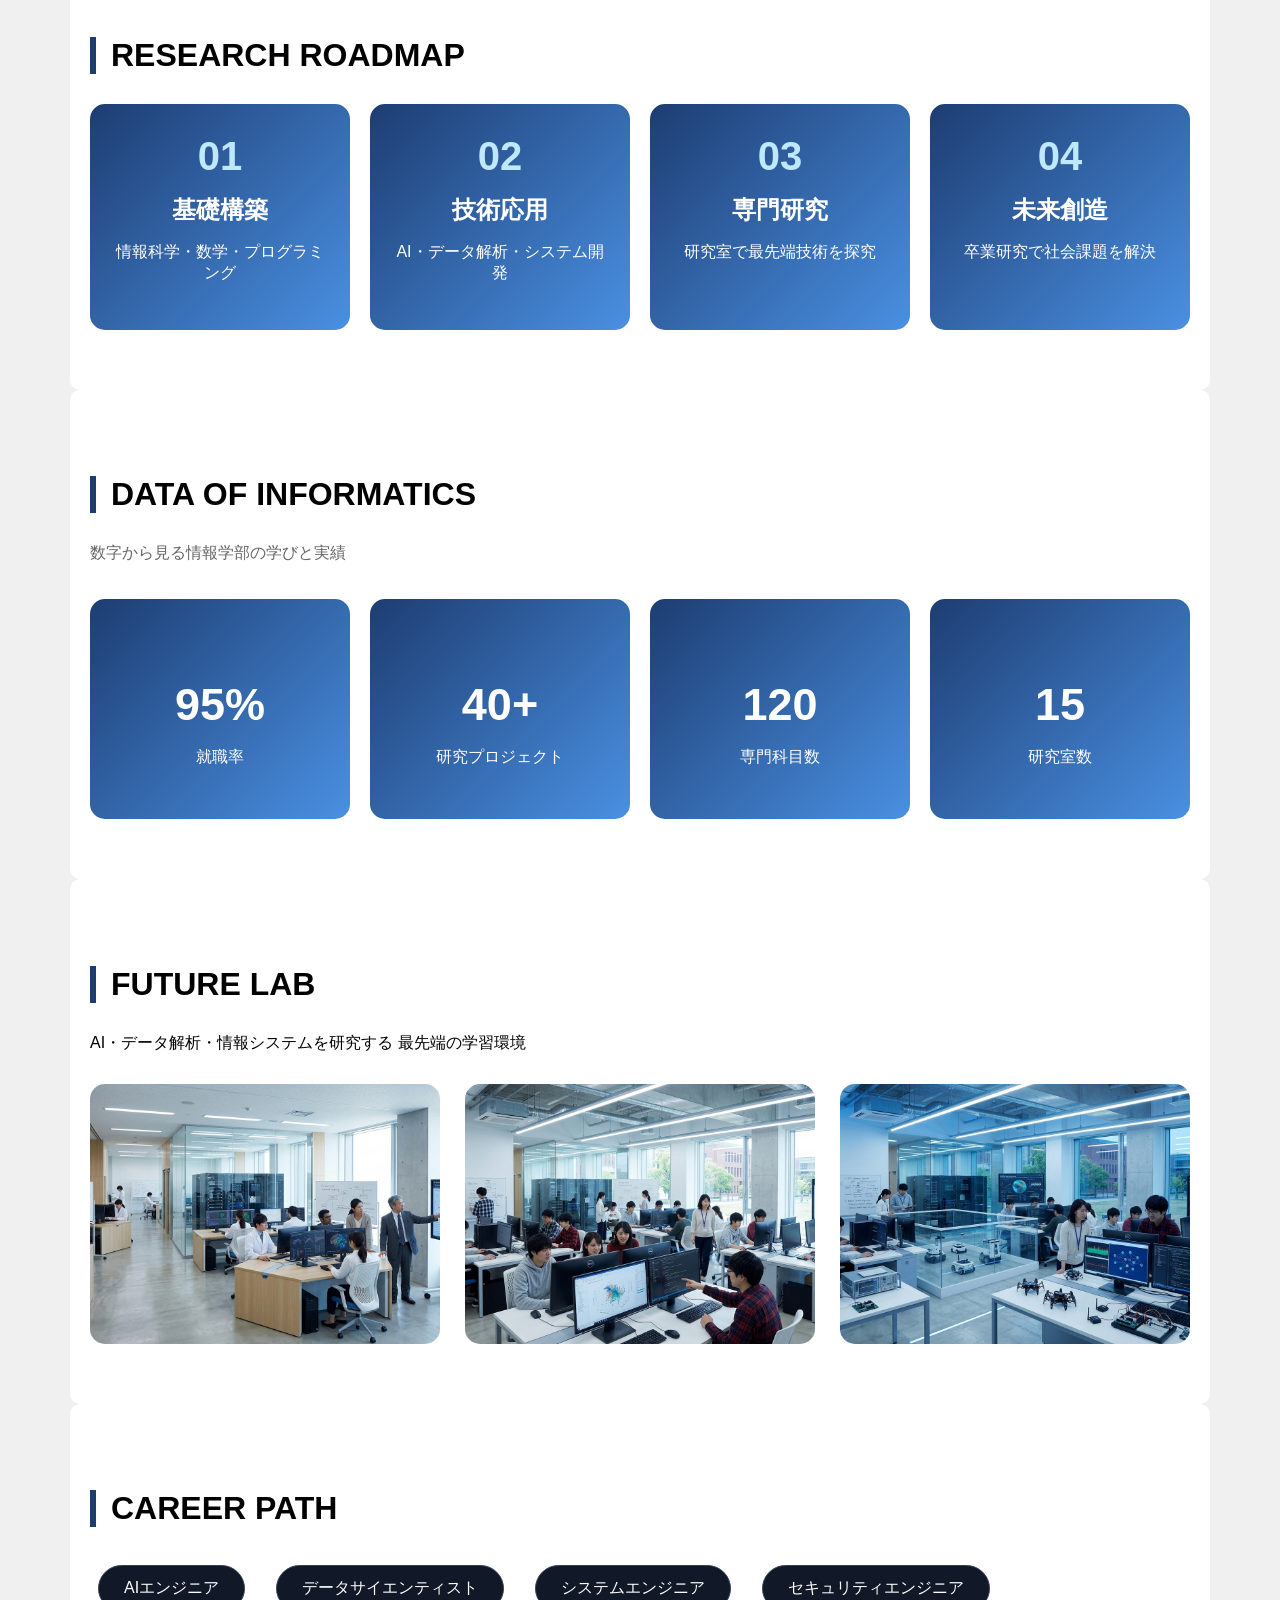
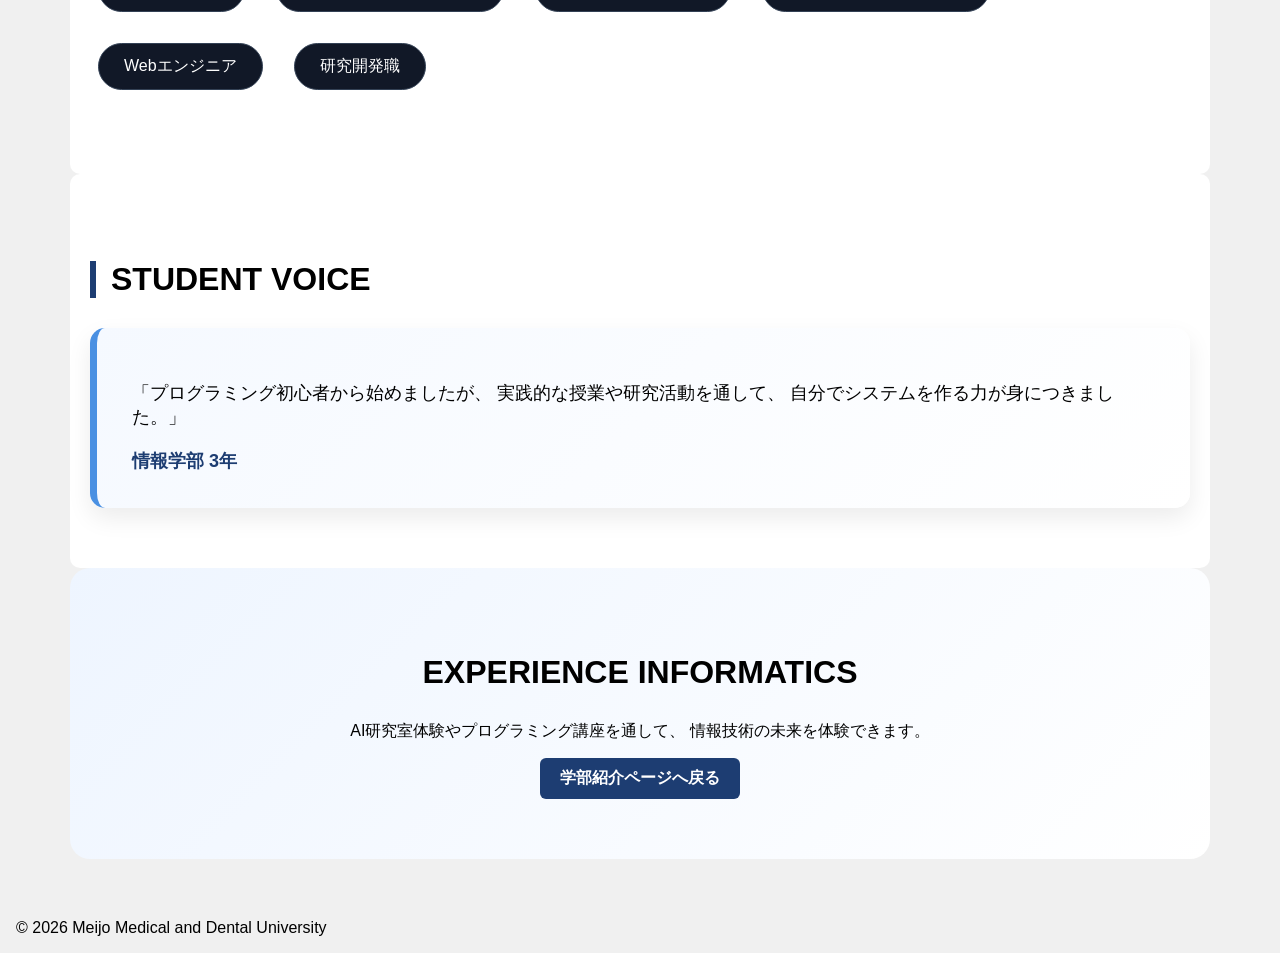
<file: informations.html>
<!DOCTYPE html>
<html lang="ja">
<head>
    <meta charset="UTF-8">
    <meta name="viewport" content="width=device-width, initial-scale=1.0">
    <title>名城医科歯科大学</title>
    <link rel="stylesheet" href="top.css">
</head>

<body>

<!-- ===== ヘッダー ===== -->
<header>
    <h1 class="logo">名城医科歯科大学</h1>
    <nav class="nav-menu">
        <ul>
            <li><a href="index.html">ホーム</a></li>
            <li><a href="facility.html">学部紹介</a></li>
            <li><a href="admission.html">入試情報</a></li>
            <li><a href="campus.html">キャンパス情報</a></li>
            <li><a href="event.html">イベント情報</a></li>
        </ul>
    </nav>
</header>

<section class="faculty-hero">
    <img src="images/info.png" alt="情報学部">

    <div class="faculty-title">
        <h2>情報学部</h2>
        <p>Faculty of Informatics</p>
    </div>
</section>

<section class="facility-intro">

<h2>学部紹介</h2>

<h3>
AI・データ・情報技術で、
未来社会の課題を解決する
</h3>

<p>
情報学部では、AI・データサイエンス・
サイバーセキュリティ・ネットワーク技術を
中心に、社会を支える情報システムを
創造できる人材を育成します。
</p>

</section>


<!-- 学びの分野 -->

<section class="facility-fields">

<h2>TECH FIELD</h2>

<p class="section-sub">
未来社会を支える4つの情報技術領域
</p>


<div class="tech-grid">


<div class="tech-card">

<span>FIELD 01</span>

<h3>🤖 AI・データサイエンス</h3>

<p>
人工知能やデータ分析技術を活用し、
新しい価値を生み出します。
</p>

</div>



<div class="tech-card">

<span>FIELD 02</span>

<h3>🔐 サイバーセキュリティ</h3>

<p>
情報社会を守る安全技術と
防御システムを学びます。
</p>

</div>



<div class="tech-card">

<span>FIELD 03</span>

<h3>💻 プログラミング</h3>

<p>
アプリ開発やソフトウェア設計を
実践的に学びます。
</p>

</div>



<div class="tech-card">

<span>FIELD 04</span>

<h3>🌐 ネットワーク</h3>

<p>
クラウドや通信技術など、
社会基盤を支える技術を研究します。
</p>

</div>


</div>

</section>



<!-- カリキュラム -->

<section class="curriculum">

<h2>RESEARCH ROADMAP</h2>


<div class="roadmap">


<div class="step">

<span>01</span>

<h3>基礎構築</h3>

<p>
情報科学・数学・プログラミング
</p>

</div>



<div class="step">

<span>02</span>

<h3>技術応用</h3>

<p>
AI・データ解析・システム開発
</p>

</div>



<div class="step">

<span>03</span>

<h3>専門研究</h3>

<p>
研究室で最先端技術を探究
</p>

</div>



<div class="step">

<span>04</span>

<h3>未来創造</h3>

<p>
卒業研究で社会課題を解決
</p>

</div>


</div>


</section>



<!-- 数字で見る情報学部 -->

<section class="stats">

<h2>DATA OF INFORMATICS</h2>

<p class="section-sub">
数字から見る情報学部の学びと実績
</p>


<div class="stats-grid">


<div class="stat">

<h3>95%</h3>

<p>就職率</p>

</div>


<div class="stat">

<h3>40+</h3>

<p>研究プロジェクト</p>

</div>


<div class="stat">

<h3>120</h3>

<p>専門科目数</p>

</div>


<div class="stat">

<h3>15</h3>

<p>研究室数</p>

</div>


</div>

</section>




<!-- 研究環境 -->

<section class="research">

<h2>FUTURE LAB</h2>

<p>
AI・データ解析・情報システムを研究する
最先端の学習環境
</p>


<div class="lab-images">

<img src="images/informations1.png" alt="AI研究室">

<img src="images/informations2.png" alt="演習環境">

<img src="images/informations3.png" alt="研究設備">

</div>


</section>




<!-- キャリア -->

<section class="career">

<h2>CAREER PATH</h2>


<ul>

<li>AIエンジニア</li>

<li>データサイエンティスト</li>

<li>システムエンジニア</li>

<li>セキュリティエンジニア</li>

<li>Webエンジニア</li>

<li>研究開発職</li>

</ul>


</section>




<!-- 学生の声 -->

<section class="voice">


<h2>STUDENT VOICE</h2>


<div class="voice-card">


<p>

「プログラミング初心者から始めましたが、
実践的な授業や研究活動を通して、
自分でシステムを作る力が身につきました。」

</p>


<span>
情報学部 3年
</span>


</div>


</section>




<!-- オープンキャンパス -->

<section class="cta">


<h2>EXPERIENCE INFORMATICS</h2>


<p>

AI研究室体験やプログラミング講座を通して、
情報技術の未来を体験できます。

</p>


<a href="facility.html" class="back-btn">学部紹介ページへ戻る</a>


</section>



<!-- ===== フッター ===== -->
<footer>
    <p>© 2026 Meijo Medical and Dental University</p>
</footer>
</body>
</html>
</file>
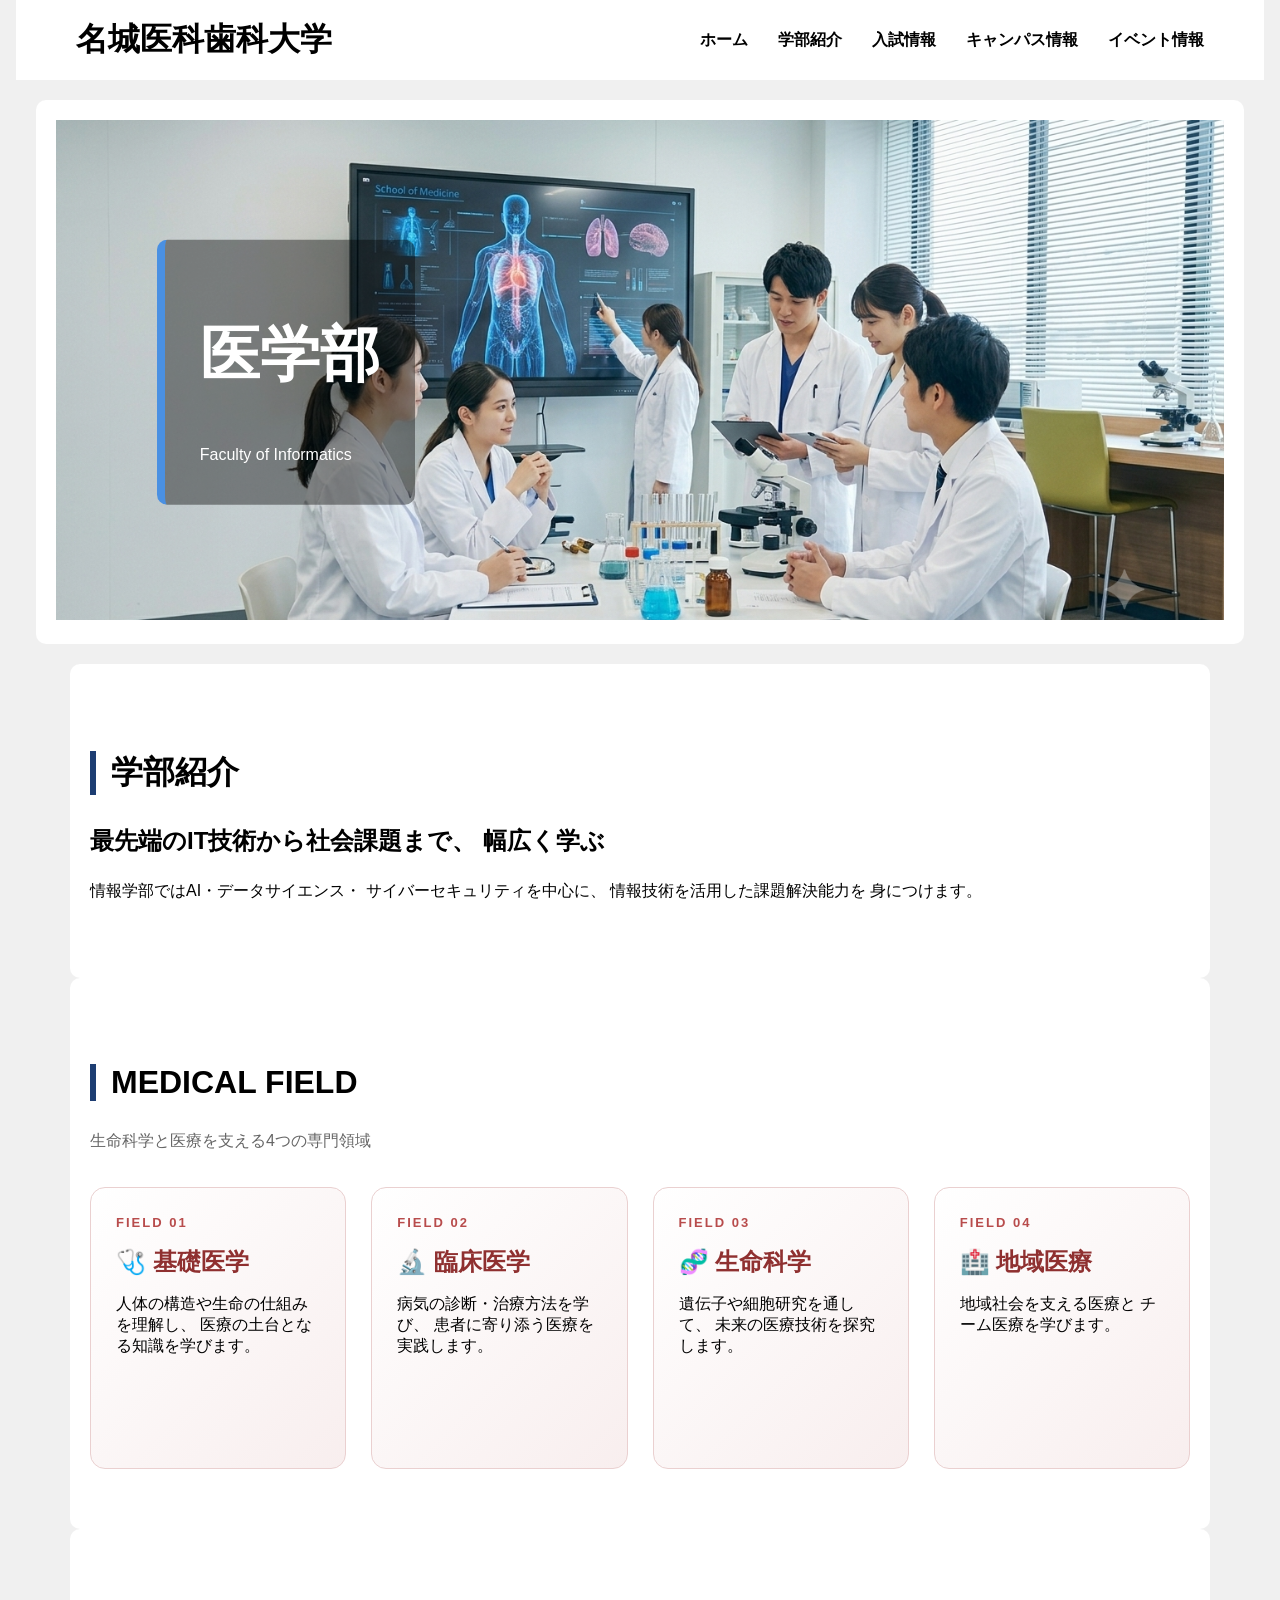
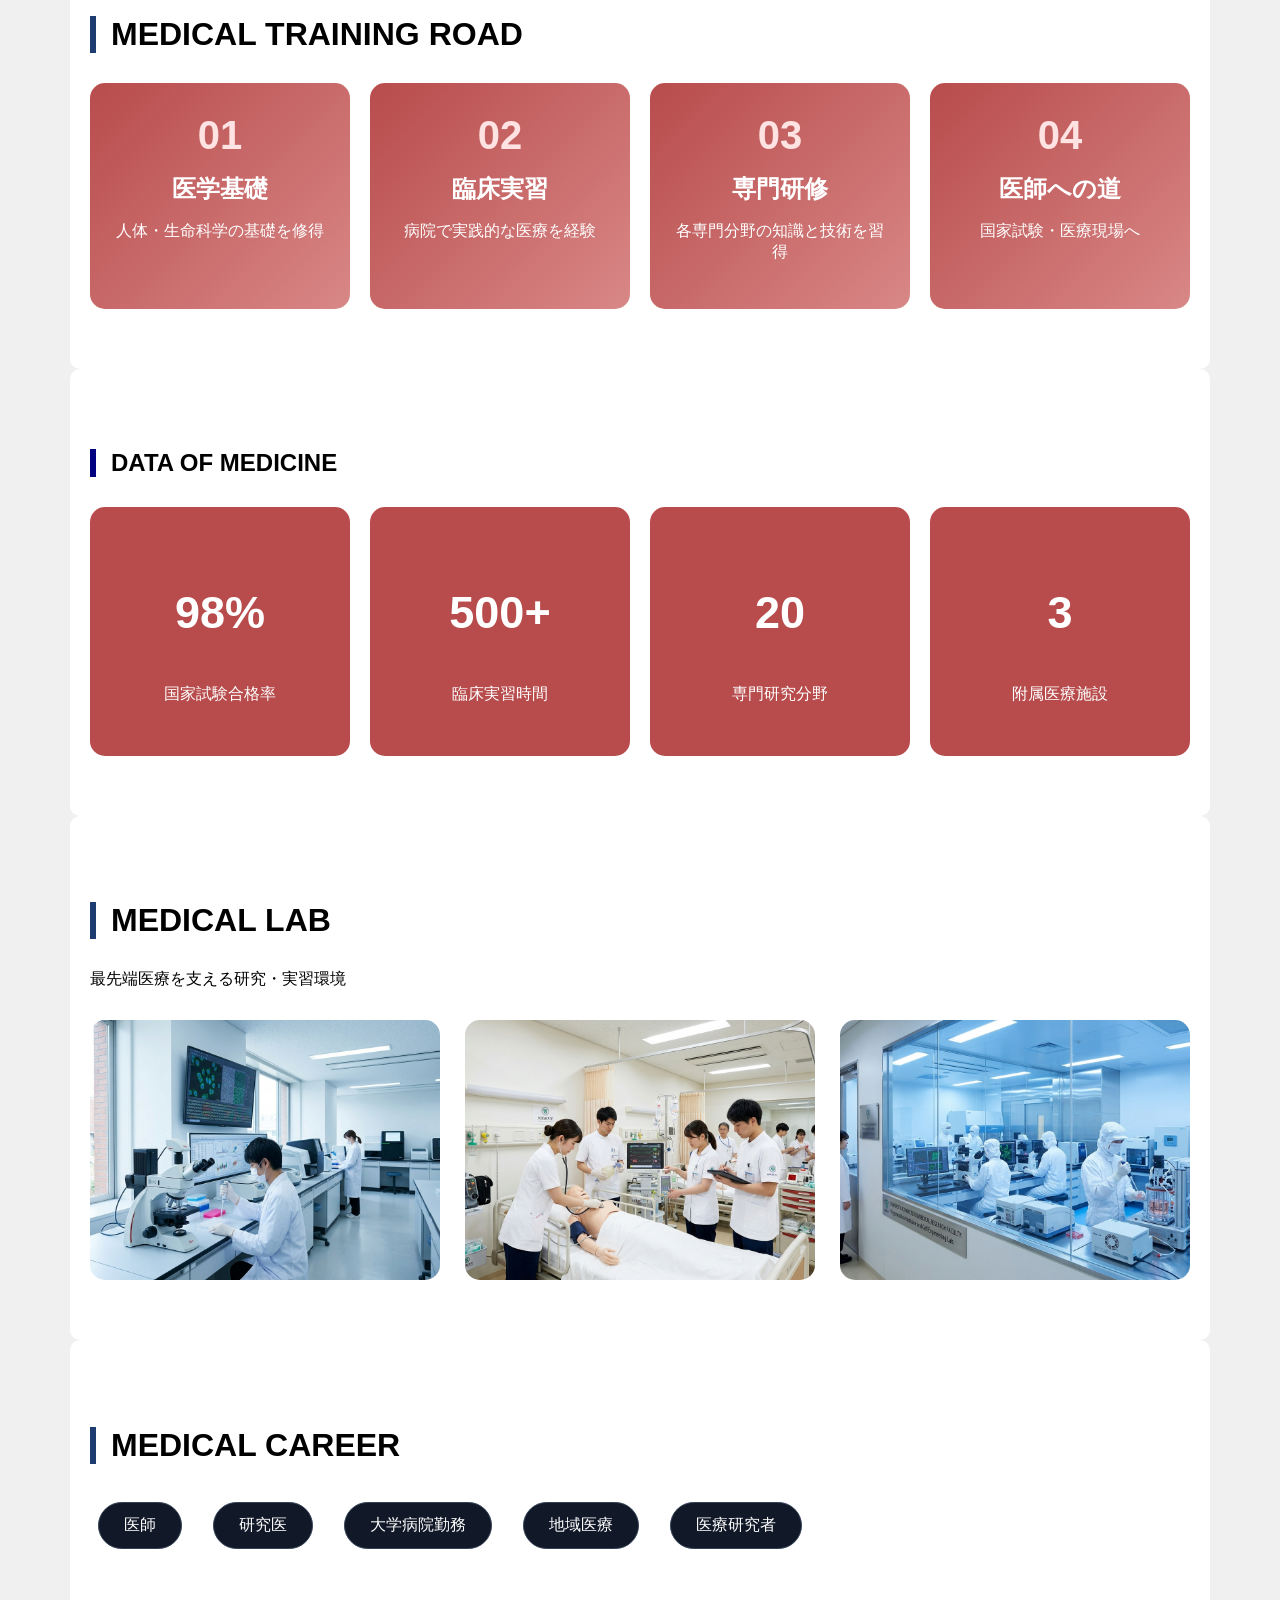
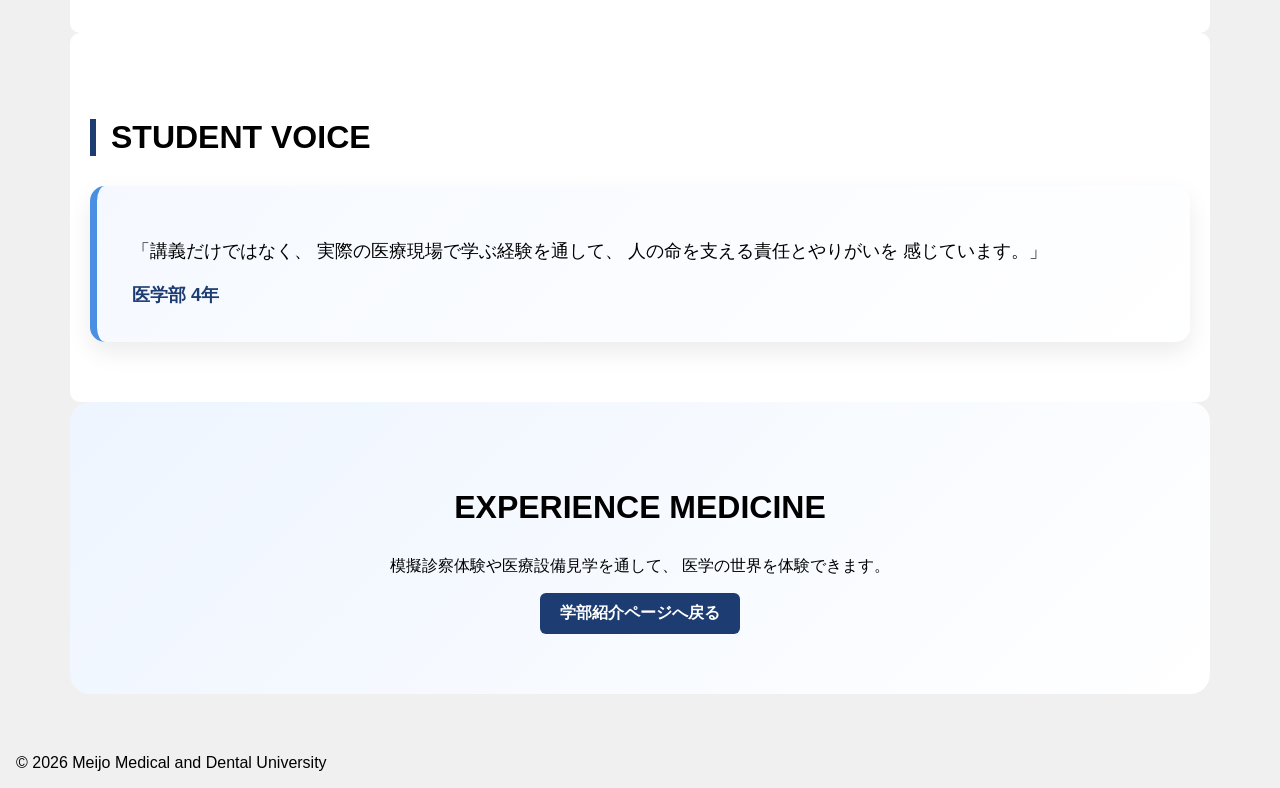
<file: medical.html>
<!DOCTYPE html>
<html lang="ja">
<head>
    <meta charset="UTF-8">
    <meta name="viewport" content="width=device-width, initial-scale=1.0">
    <title>名城医科歯科大学</title>
    <link rel="stylesheet" href="top.css">
</head>

<body>

<!-- ===== ヘッダー ===== -->
<header>
    <h1 class="logo">名城医科歯科大学</h1>
    <nav class="nav-menu">
        <ul>
            <li><a href="index.html">ホーム</a></li>
            <li><a href="facility.html">学部紹介</a></li>
            <li><a href="admission.html">入試情報</a></li>
            <li><a href="campus.html">キャンパス情報</a></li>
            <li><a href="event.html">イベント情報</a></li>
        </ul>
    </nav>
</header>

<section class="faculty-hero">
    <img src="images/medical.png" alt=" 医学部">

    <div class="faculty-title">
        <h2>医学部</h2>
        <p>Faculty of Informatics</p>
    </div>
</section>

<section class="facility-intro">

    <h2>学部紹介</h2>

    <h3>
        最先端のIT技術から社会課題まで、
        幅広く学ぶ
    </h3>

    <p>
        情報学部ではAI・データサイエンス・
        サイバーセキュリティを中心に、
        情報技術を活用した課題解決能力を
        身につけます。
    </p>

</section>

<!-- 学びの分野 -->

<section class="facility-fields">

<h2>MEDICAL FIELD</h2>

<p class="section-sub">
生命科学と医療を支える4つの専門領域
</p>


<div class="medical-grid">


<div class="medical-card">

<span>FIELD 01</span>

<h3>🩺 基礎医学</h3>

<p>
人体の構造や生命の仕組みを理解し、
医療の土台となる知識を学びます。
</p>

</div>



<div class="medical-card">

<span>FIELD 02</span>

<h3>🔬 臨床医学</h3>

<p>
病気の診断・治療方法を学び、
患者に寄り添う医療を実践します。
</p>

</div>



<div class="medical-card">

<span>FIELD 03</span>

<h3>🧬 生命科学</h3>

<p>
遺伝子や細胞研究を通して、
未来の医療技術を探究します。
</p>

</div>



<div class="medical-card">

<span>FIELD 04</span>

<h3>🏥 地域医療</h3>

<p>
地域社会を支える医療と
チーム医療を学びます。
</p>

</div>


</div>


</section>





<!-- カリキュラム -->

<section class="curriculum">

<h2>MEDICAL TRAINING ROAD</h2>


<div class="medical-flow">


<div class="medical-step">

<span>01</span>

<h3>医学基礎</h3>

<p>
人体・生命科学の基礎を修得
</p>

</div>



<div class="medical-step">

<span>02</span>

<h3>臨床実習</h3>

<p>
病院で実践的な医療を経験
</p>

</div>



<div class="medical-step">

<span>03</span>

<h3>専門研修</h3>

<p>
各専門分野の知識と技術を習得
</p>

</div>



<div class="medical-step">

<span>04</span>

<h3>医師への道</h3>

<p>
国家試験・医療現場へ
</p>

</div>


</div>

</section>





<!-- 数字 -->

<section class="medical-stats">

<h2>DATA OF MEDICINE</h2>


<div class="medical-stats-grid">


<div class="medical-stat">
<h3>98%</h3>
<p>国家試験合格率</p>
</div>


<div class="medical-stat">
<h3>500+</h3>
<p>臨床実習時間</p>
</div>


<div class="medical-stat">
<h3>20</h3>
<p>専門研究分野</p>
</div>


<div class="medical-stat">
<h3>3</h3>
<p>附属医療施設</p>
</div>


</div>


</section>





<!-- 研究環境 -->

<section class="research">


<h2>MEDICAL LAB</h2>


<p>
最先端医療を支える研究・実習環境
</p>


<div class="lab-images">


<img src="images/medical1.png">

<img src="images/medical2.png">

<img src="images/medical3.png">


</div>


</section>





<!-- キャリア -->

<section class="career">

<h2>MEDICAL CAREER</h2>


<ul>

<li>医師</li>

<li>研究医</li>

<li>大学病院勤務</li>

<li>地域医療</li>

<li>医療研究者</li>

</ul>


</section>





<!-- 学生の声 -->

<section class="voice">


<h2>STUDENT VOICE</h2>


<div class="voice-card">

<p>

「講義だけではなく、
実際の医療現場で学ぶ経験を通して、
人の命を支える責任とやりがいを
感じています。」

</p>


<span>
医学部 4年
</span>


</div>


</section>





<!-- オープンキャンパス -->

<section class="cta">


<h2>EXPERIENCE MEDICINE</h2>


<p>

模擬診察体験や医療設備見学を通して、
医学の世界を体験できます。

</p>

<a href="facility.html" class="back-btn">学部紹介ページへ戻る</a>


</section>

<!-- ===== フッター ===== -->
<footer>
    <p>© 2026 Meijo Medical and Dental University</p>
</footer>

</body>
</html>
</file>
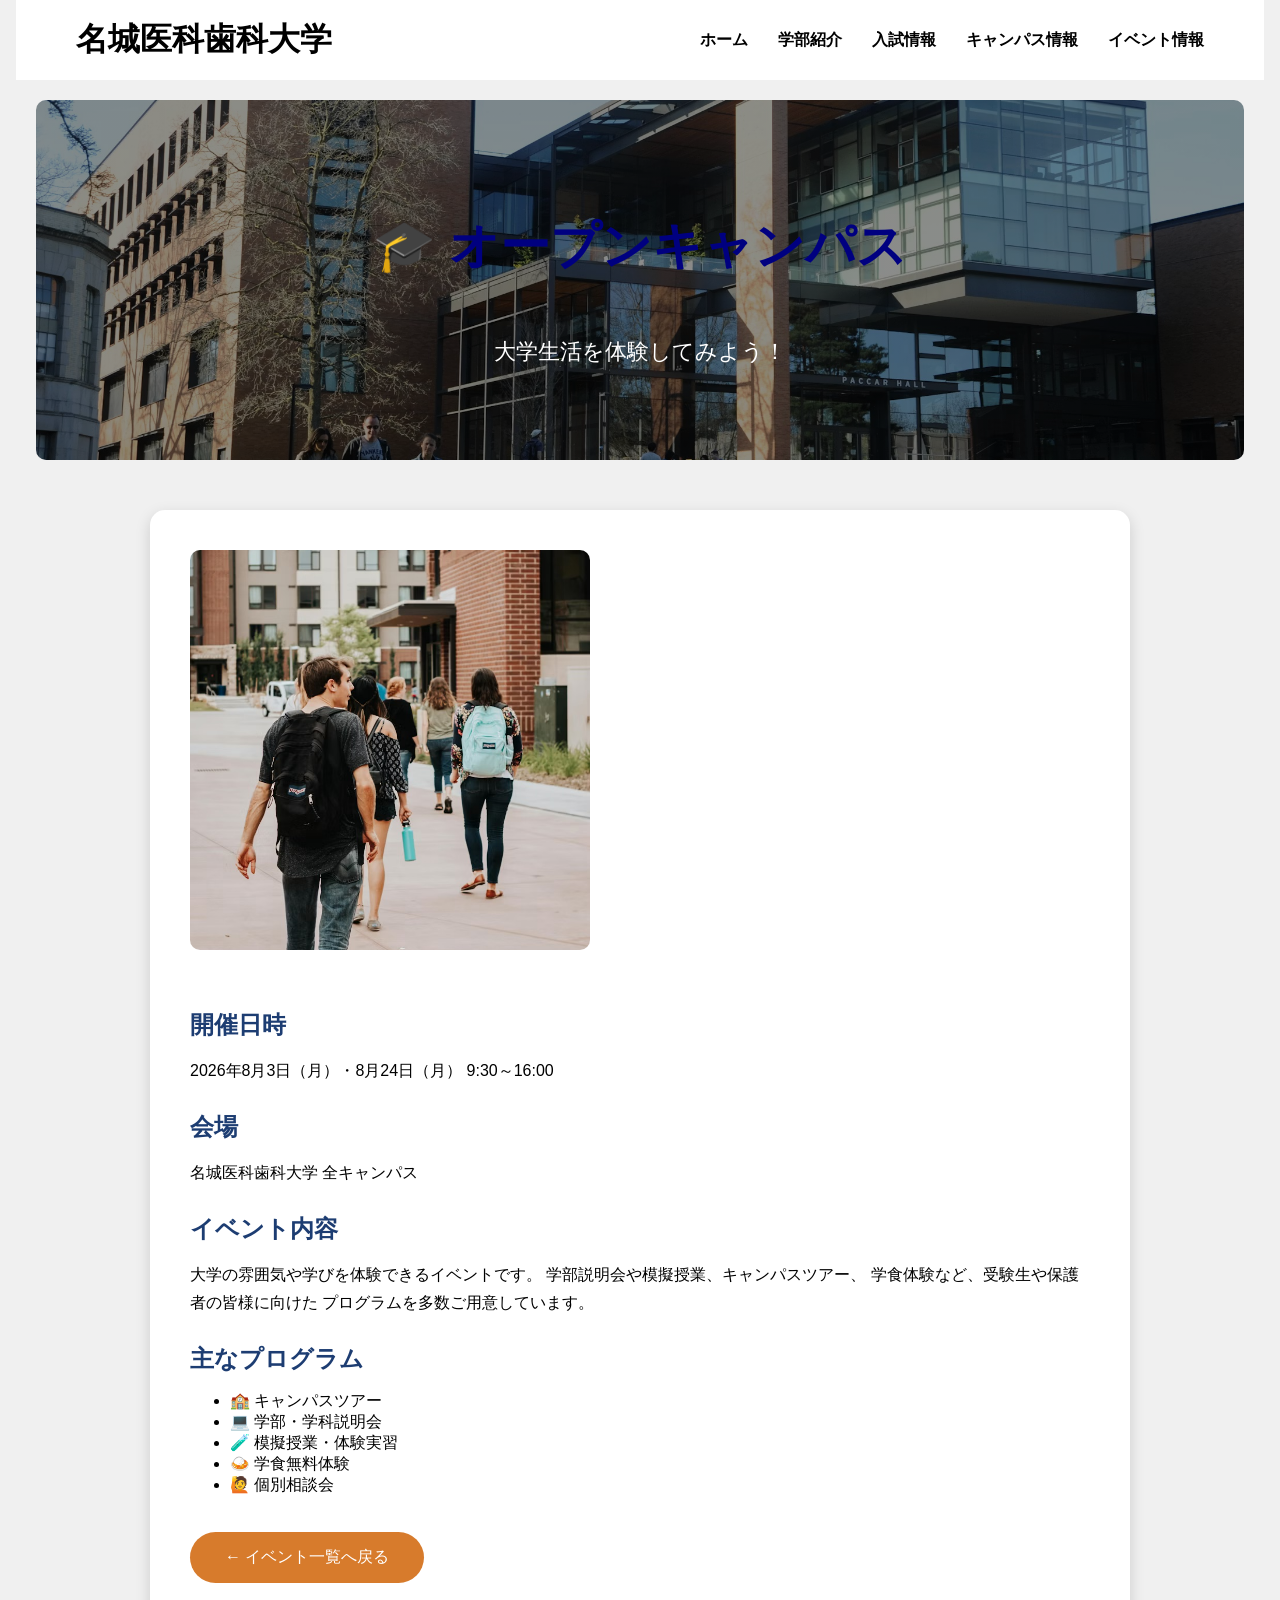
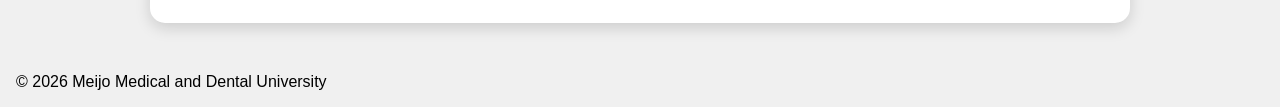
<file: opencampus.html>
<!DOCTYPE html>
<html lang="ja">
<head>
    <meta charset="UTF-8">
    <meta name="viewport" content="width=device-width, initial-scale=1.0">
    <title>名城医科歯科大学</title>
    <link rel="stylesheet" href="top.css">
</head>

<body>

    <!-- ===== ヘッダー ===== -->
    <header>
        <h1 class="logo">名城医科歯科大学</h1>
        <nav class="nav-menu">
            <ul>
                <li><a href="index.html">ホーム</a></li>
                <li><a href="facility.html">学部紹介</a></li>
                <li><a href="admission.html">入試情報</a></li>
                <li><a href="campus.html">キャンパス情報</a></li>
                <li><a href="event.html">イベント情報</a></li>
            </ul>
        </nav>
    </header>

    <!-- メイン画像 -->
    <section class="opencampus-hero">

        <h1>🎓 オープンキャンパス</h1>

        <p>大学生活を体験してみよう！</p>

    </section>

    <!-- 詳細 -->
    <section class="event-detail">

        <img src="images/opencampus.jpeg" alt="オープンキャンパス">

        <h2>開催日時</h2>

        <p>2026年8月3日（月）・8月24日（月） 9:30～16:00</p>

        <h2>会場</h2>

        <p>名城医科歯科大学 全キャンパス</p>

        <h2>イベント内容</h2>

        <p>
            大学の雰囲気や学びを体験できるイベントです。
            学部説明会や模擬授業、キャンパスツアー、
            学食体験など、受験生や保護者の皆様に向けた
            プログラムを多数ご用意しています。
        </p>

        <h2>主なプログラム</h2>

        <ul>
            <li>🏫 キャンパスツアー</li>
            <li>💻 学部・学科説明会</li>
            <li>🧪 模擬授業・体験実習</li>
            <li>🍛 学食無料体験</li>
            <li>🙋 個別相談会</li>
        </ul>

        <a href="event.html" class="event-btn">
            ← イベント一覧へ戻る
        </a>

    </section>

    <!-- ===== フッター ===== -->
    <footer>
        <p>© 2026 Meijo Medical and Dental University</p>
    </footer>

</body>
</html>
</file>
<file: top.css>
/* ===== 基本 ===== */
body {
    margin: 0;
    padding: 0 1em;
    font-family: sans-serif;
    background-color: #f0f0f0;
}

/* ===== スライダー ===== */
#slider {
    width: 100%;
    height: 500px;
    object-fit: cover;
    transition: opacity 2s ease-in-out;
}

.fade-out {
    opacity: 0;
}

/* ===== ヘッダー ===== */
header {
    height: 80px;
    background: white;
    display: flex;
    justify-content: space-between;
    align-items: center;
    padding: 0 60px;
}

/* ナビ */
nav ul {
    display: flex;
    list-style: none;
    padding: 0;
}

nav li {
    margin-left: 30px;
}

nav a {
    text-decoration: none;
    color: black;
    font-weight: bold;
    transition: 0.3s;
    position: relative;
}

/* 下線アニメーション */
nav a::after {
    content: "";
    position: absolute;
    left: 0;
    bottom: -5px;
    width: 0;
    height: 3px;
    background: #1d3d72;
    transition: 0.3s;
}

nav a:hover {
    color: #1d3d72;
}

nav a:hover::after {
    width: 100%;
}

/* ===== 見出し ===== */
.section-title {
    font-size: 28px;
    background-color: #1d3d72;
    color: white;
    padding: 10px 15px;
    border-radius: 5px;
    margin: 15px 0;
}

h3 {
    font-size: 24px;
    font-weight: bold;
}

h4 {
    font-size: 18px;
}

/* ===== カードエリア ===== */
.card-menu {
    display: flex;
    gap: 20px;
    justify-content: center;
    flex-wrap: wrap;
}

/* ===== カード ===== */
.card {
    width: 300px;
    background: white;
    border-radius: 15px;
    overflow: hidden;
    box-shadow: 0 5px 15px rgba(0, 0, 0, .15);
    transition: transform 0.15s ease;
    will-change: transform;
}

.card:hover {
    transform: translateY(-8px);
}

.card img {
    width: 100%;
    height: 180px;
    object-fit: cover;
}

.card-title {
    font-size: 20px;
    padding: 15px;
    margin: 0;
}

/* ===== リンク ===== */
.card-link {
    display: block;
    text-decoration: none;
    color: inherit;
}

/* ===== ボタン ===== */
.back-btn {
    display: inline-block;
    padding: 10px 20px;
    background-color: #1d3d72;
    color: white;
    text-decoration: none;
    border-radius: 6px;
    font-weight: bold;
    transition: 0.2s;
}

.back-btn:hover {
    background-color: #16305a;
    transform: translateY(-2px);
}

.back-btn:active {
    transform: translateY(0);
}

/* ===== 画像（menu-item） ===== */
.menu-item {
    width: 300px;
}

.menu-item img {
    width: 100%;
    height: 180px;
    object-fit: cover;
    border-radius: 8px;
}

/* ===== 施設カード ===== */
.facility {
    display: flex;
    align-items: center;
    gap: 30px;
    background: white;
    margin: 20px auto;
    padding: 20px;
    width: 80%;
    border-radius: 10px;
    box-shadow: 0 0 10px rgba(0, 0, 0, 0.2);
}

.facility img {
    width: 350px;
    height: 220px;
    object-fit: cover;
    border-radius: 10px;
}

.text {
    flex: 1;
}

/* ===== iframe ===== */
iframe {
    width: 100%;
    max-width: 700px;
    height: 350px;
    display: block;
    margin: 20px auto;
    border-radius: 10px;
}

/* ===== テーブル ===== */
table {
    width: 100%;
    border-collapse: collapse;
    margin-top: 15px;
}

th,
td {
    border: 1px solid #cccccc;
    padding: 12px;
    text-align: center;
}

th {
    background-color: navy;
    color: white;
}

tr:nth-child(even) {
    background-color: #f8f8f8;
}

/* ===== details ===== */
details {
    background: white;
    padding: 15px;
    margin: 15px 0;
    border-radius: 10px;
}

section {
    background-color: white;
    margin: 20px;
    padding: 20px;
    border-radius: 10px;
}

summary {
    font-size: 20px;
    font-weight: bold;
    cursor: pointer;
}

summary:hover {
    color: navy;
}

/* ===== モバイル対応 ===== */
@media (max-width: 768px) {

    header {
        flex-direction: column;
        height: auto;
        padding: 10px 20px;
    }

    nav ul {
        flex-direction: column;
        align-items: center;
    }

    nav li {
        margin: 10px 0;
    }

    #slider {
        height: 250px;
    }

    .card {
        width: 90%;
    }

    .facility {
        flex-direction: column;
        width: 95%;
    }

    .facility img {
        width: 100%;
        height: auto;
    }

}

.event-hero {

    background:
        linear-gradient(rgba(0, 0, 0, .4), rgba(0, 0, 0, .4)),
        url("images/event.jpeg");

    background-size: cover;
    background-position: center;
    background-repeat: no-repeat;

    height: 350px;

    display: flex;
    flex-direction: column;
    justify-content: center;
    align-items: center;

    color: white;
    text-align: center;
}

.event-hero h1 {

    font-size: 55px;
    margin-bottom: 15px;
    color: navy;

}

.event-hero p {

    font-size: 20px;

}

.events {

    width: 85%;
    margin: 60px auto;

    display: grid;
    grid-template-columns: repeat(auto-fit, minmax(300px, 1fr));
    gap: 30px;

}

/* リンク */

.event-link {

    text-decoration: none;
    color: inherit;
    display: block;

}

.event-card {

    background: white;

    border-radius: 15px;

    overflow: hidden;

    box-shadow: 0 10px 25px rgba(0, 0, 0, .2);

    transition: .3s;

}

.event-card:hover {

    transform: translateY(-10px);

}

.event-card img {

    width: 100%;
    height: 220px;
    object-fit: cover;

}

.event-card h2 {

    color: #1d3d72;

    padding: 20px 20px 10px;

}

.event-card p {

    padding: 0 20px 20px;

    line-height: 1.8;

}

/*==========================
イベント詳細ページ
==========================*/

.detail-hero {

    background:
        linear-gradient(rgba(0, 0, 0, .45), rgba(0, 0, 0, .45)),
        url("images/entrance2.jpeg");

    background-size: cover;
    background-position: center;

    height: 320px;

    display: flex;
    flex-direction: column;
    justify-content: center;
    align-items: center;

    color: white;

    text-align: center;
}

.detail-hero h1 {

    font-size: 50px;
    color :navy;

}

.detail-hero p {

    font-size: 22px;

    margin-top: 15px;

}

.event-detail {

    width: 80%;

    max-width: 900px;

    margin: 50px auto;

    background: white;

    padding: 40px;

    border-radius: 15px;

    box-shadow: 0 5px 15px rgba(0, 0, 0, .15);

}

.event-detail img {

    width: 400px;

    height: 400px;

    object-fit: cover;

    border-radius: 10px;

    margin-bottom: 30px;

}

.event-detail h2 {

    color: #1d3d72;

    margin-top: 25px;

    margin-bottom: 10px;

}

.event-detail p {

    line-height: 1.8;

    margin-bottom: 20px;

}

.event-btn {

    display: inline-block;

    margin-top: 20px;

    padding: 15px 35px;

    background: #d77b2c;

    color: white;

    text-decoration: none;

    border-radius: 40px;

    transition: .3s;

}

.event-btn:hover {

    background: #b8651d;

}

@media(max-width:768px) {

    .detail-hero {

        height: 220px;

    }

    .detail-hero h1 {

        font-size: 36px;

    }

    .detail-hero p {

        font-size: 16px;

    }

    .event-detail {

        width: 95%;

        padding: 20px;

    }

    .event-detail img {

        height: 220px;
        width: 100%;

    }
}

.opencampus-hero {

    background:
        linear-gradient(rgba(0, 0, 0, .45), rgba(0, 0, 0, .45)),
        url("images/opencampus2.jpeg");

    background-size: cover;
    background-position: center;

    height: 320px;

    display: flex;
    flex-direction: column;
    justify-content: center;
    align-items: center;

    color: white;
    text-align: center;

}

.opencampus-hero h1 {

    font-size: 50px;
    color:navy;

}

.opencampus-hero p {

    font-size: 22px;

    margin-top: 15px;

}

/*==========================
大学祭ページ
==========================*/

.festival-hero {

    background:
        linear-gradient(rgba(0, 0, 0, .45), rgba(0, 0, 0, .45)),
        url("images/festival.jpeg");

    background-size: cover;
    background-position: center;

    height: 320px;

    display: flex;
    flex-direction: column;
    justify-content: center;
    align-items: center;

    color: white;
    text-align: center;

}

.festival-hero h1 {

    font-size: 50px;
    color:navy;

}

.festival-hero p {

    font-size: 22px;

    margin-top: 15px;

}

/*==========================
  クリスマスイベントページ
==========================*/

.christmas-hero {

    background:
        linear-gradient(rgba(0, 0, 0, .45), rgba(0, 0, 0, .45)),
        url("images/christmas2.jpeg");

    background-size: cover;
    background-position: center;

    height: 320px;

    display: flex;
    flex-direction: column;
    justify-content: center;
    align-items: center;

    color: white;
    text-align: center;

}

.christmas-hero h1 {

    font-size: 50px;
    color:navy;

}

.christmas-hero p {

    font-size: 22px;

    margin-top: 15px;

}

/* 背景 */

.facility-hero {

    background:
        linear-gradient(rgba(0, 0, 0, 0.331), rgba(0, 0, 0, 0.331)),
        url(images/background.png);

    background-size: cover;

    background-position: center;

    background-repeat: no-repeat;

    height: 700px;

    display: flex;

    justify-content: center;

    align-items: center;

}

/* カード */

.facility-overlay {

    display: flex;

    gap: 40px;

}

.facility-card {

    width: 320px;

    background: white;

    border-radius: 15px;

    overflow: hidden;

    box-shadow: 0 10px 25px rgba(0, 0, 0, .3);

    transition: transform .3s ease;

    cursor: pointer;
}

.facility-card img {

    width: 100%;

    height: 280px;

    object-fit: cover;

}

.facility-card-link {
    text-decoration: none;
    color: inherit;
    display: block;
}


.facility-card-link:hover .facility-card {
    transform: translateY(-10px);
}

.facility-card h2 {

    padding: 20px;

}

.facility-card p {

    padding: 0 20px 25px;

}

/* 下 */

.bottom {

    background: #eee;

    text-align: center;

    padding: 40px;

}

button {

    margin-top: 20px;

    background: #504942;

    color: white;

    border: none;

    padding: 15px 35px;

    border-radius: 40px;

    font-size: 18px;

    cursor: pointer;

    transition: background .3s, transform .3s;
}

button:hover {
    background: #1d3d72;
    transform: scale(1.05);
}

.faculty-hero {
    position: relative;
}

.faculty-hero img {
    width: 100%;
    height: 500px;
    object-fit: cover;
}

.faculty-title {
    position: absolute;
    top: 50%;
    left: 10%;
    transform: translateY(-50%);

    color: white;

    background: rgba(0, 0, 0, .4);
    border-left: 8px solid #4a90e2;

    padding: 25px 35px;
    border-radius: 10px;

    animation: slideIn 1s ease-out forwards;

    max-width: 500px;
}

.faculty-title h2 {
    font-size: clamp(2rem, 5vw, 60px);
}

.facility-intro,
.facility-fields,
.curriculum,
.research,
.career {
    max-width: 1100px;
    margin: auto;
    padding: 60px 20px;
}

.facility-intro h2,
.facility-fields h2,
.curriculum h2,
.research h2,
.career h2 {
    border-left: 6px solid #1d3d72;
    padding-left: 15px;
    margin-bottom: 30px;
    font-size: 2rem;
}

/* =========================
   TECH FIELD
========================= */

.section-sub {

    color: #666;

    margin-bottom: 35px;

}


.tech-grid {

    display: grid;

    grid-template-columns: repeat(4, 1fr);

    gap: 25px;

}


.tech-card {

    background:
        linear-gradient(135deg,
            #ffffff,
            #eef5ff);

    padding: 25px;

    border-radius: 15px;

    border: 1px solid #dbe5f5;

    transition: .3s;

    min-height: 230px;

}


.tech-card:hover {

    transform: translateY(-10px);

    box-shadow:
        0 15px 30px rgba(29, 61, 114, .2);

    border-color: #4a90e2;

}


.tech-card span {

    color: #4a90e2;

    font-size: 13px;

    font-weight: bold;

    letter-spacing: 2px;

}


.tech-card h3 {

    margin: 15px 0;

    color: #1d3d72;

}

/* =========================
   RESEARCH ROADMAP
========================= */


.roadmap {

    display: flex;

    gap: 20px;

    position: relative;

}


.step {

    flex: 1;

    background:
        linear-gradient(135deg,
            #1d3d72,
            #4a90e2);

    color: white;

    padding: 30px 20px;

    border-radius: 15px;

    text-align: center;

    transition: .3s;

}


.step:hover {

    transform: translateY(-8px);

    box-shadow:
        0 10px 25px rgba(0, 0, 0, .25);

}


.step span {

    display: block;

    font-size: 40px;

    font-weight: bold;

    color: #bde8ff;

}


.step h3 {

    margin: 15px 0;

}





/* =========================
   FUTURE LAB
========================= */


.lab-images {

    display: grid;

    grid-template-columns: repeat(3, 1fr);

    gap: 25px;

    margin-top: 30px;

}


.lab-images img {

    width: 100%;

    height: 260px;

    object-fit: cover;

    border-radius: 15px;

    transition: .3s;

}


.lab-images img:hover {

    transform: scale(1.05);

    box-shadow:
        0 10px 30px rgba(29, 61, 114, .3);

}





/* =========================
   CAREER PATH
========================= */


.career ul {

    display: flex;

    flex-wrap: wrap;

    gap: 15px;

}


.career li {

    list-style: none;

    background: #1d3d72;

    color: white;

    padding: 12px 25px;

    border-radius: 30px;

    transition: .3s;

}


.career li:hover {

    background: #4a90e2;

    transform: translateY(-5px);

}

/* =========================
   DATA OF INFORMATICS
========================= */

.stats {

    max-width: 1100px;

    margin: auto;

    padding: 60px 20px;

}


.stats h2,
.voice h2,
.cta h2 {

    border-left: 6px solid #1d3d72;

    padding-left: 15px;

    margin-bottom: 30px;

    font-size: 2rem;

}



.stats-grid {

    display: grid;

    grid-template-columns: repeat(4, 1fr);

    gap: 20px;

    text-align: center;

}



.stat {

    background:

        linear-gradient(135deg,
            #1d3d72,
            #4a90e2);

    color: white;

    padding: 35px 20px;

    border-radius: 15px;

    transition: .3s;

}



.stat:hover {

    transform: translateY(-8px);

    box-shadow:

        0 15px 30px rgba(29, 61, 114, .3);

}



.stat h3 {

    font-size: 45px;

    margin-bottom: 10px;

}





/* =========================
   STUDENT VOICE
========================= */


.voice {

    max-width: 1100px;

    margin: auto;

    padding: 60px 20px;

}



.voice-card {


    background:

        linear-gradient(135deg,
            #f5f9ff,
            #ffffff);


    border-left: 7px solid #4a90e2;

    padding: 35px;

    border-radius: 15px;

    font-size: 18px;

    box-shadow:

        0 10px 25px rgba(0, 0, 0, .08);

}



.voice-card span {

    display: block;

    margin-top: 20px;

    color: #1d3d72;

    font-weight: bold;

}

.cta {

    max-width: 1100px;

    margin: 0 auto 60px;

    padding: 60px 20px;

    text-align: center;


    background:

        linear-gradient(135deg,
            #eef5ff,
            #ffffff);


    border-radius: 20px;

}



.cta h2 {

    border: none;

    padding: 0;

}



.cta p {

    margin-top: 20px;

}

.medical-grid {

    display: grid;

    grid-template-columns: repeat(4, 1fr);

    gap: 25px;

}



.medical-card {

    background:
        linear-gradient(135deg,
            #ffffff,
            #f8eeee);

    padding: 25px;

    border-radius: 15px;

    border: 1px solid #ead0d0;

    transition: .3s;

    min-height: 230px;

}



.medical-card:hover {

    transform: translateY(-10px);

    box-shadow:
        0 15px 30px rgba(180, 60, 60, .2);

    border-color: #b84c4c;

}



.medical-card span {

    color: #b84c4c;

    font-size: 13px;

    font-weight: bold;

    letter-spacing: 2px;

}



.medical-card h3 {

    margin: 15px 0;

    color: #8f3030;

}





/* =========================
   MEDICAL TRAINING ROAD
========================= */


.medical-flow {

    display: flex;

    gap: 20px;

}



.medical-step {

    flex: 1;

    background:

        linear-gradient(135deg,
            #b84c4c,
            #d98787);

    color: white;

    padding: 30px 20px;

    border-radius: 15px;

    text-align: center;

    transition: .3s;

}



.medical-step:hover {

    transform: translateY(-8px);

    box-shadow:

        0 10px 25px rgba(0, 0, 0, .2);

}



.medical-step span {

    font-size: 40px;

    font-weight: bold;

    color: #ffe2e2;

}



.medical-step h3 {

    margin: 15px 0;

}

/* =========================
   DATA OF MEDICINE
========================= */


.medical-stats {

    max-width: 1100px;

    margin: auto;

    padding: 60px 20px;

}



.medical-stats h2 {

    border-left: 6px solid navy;

    padding-left: 15px;

    margin-bottom: 30px;

}



.medical-stats-grid {

    display: grid;

    grid-template-columns: repeat(4, 1fr);

    gap: 20px;

    text-align: center;

}



.medical-stat {

    background: #b84c4c;

    color: white;

    padding: 35px 20px;

    border-radius: 15px;

    transition: .3s;

}



.medical-stat:hover {

    transform: translateY(-8px);

}



.medical-stat h3 {

    font-size: 45px;

}

.skill-grid {

    display: grid;

    grid-template-columns: repeat(4, 1fr);

    gap: 20px;

}


.skill {

    background: #111827;

    color: white;

    padding: 25px;

    border-radius: 15px;

    border: 1px solid #334155;

    transition: .3s;

}


.skill:hover {

    transform: translateY(-10px);

    border-color: #00e5ff;

    box-shadow: 0 0 20px #00e5ff;

}


.skill span {

    color: #00e5ff;

    font-size: 13px;

}

/* ==========================
   PLAYER GROWTH SYSTEM
========================== */

.facility-curriculum {
    background:
        linear-gradient(135deg,
            #0b1020,
            #162447);

    color: white;

    border-radius: 20px;
}


.facility-curriculum h2 {
    color: white;
    border-left: 6px solid #00e5ff;
}


.level {
    background: rgba(255, 255, 255, .08);

    padding: 25px;

    border-radius: 15px;

    margin-bottom: 30px;

    border: 1px solid rgba(255, 255, 255, .15);

    transition: .3s;
}


.level:hover {
    transform: translateY(-5px);

    border-color: #00e5ff;
}


.level h3 {
    color: white;

    margin-bottom: 15px;
}


.facility-bar {

    width: 100%;

    height: 22px;

    background: #050505;

    border-radius: 30px;

    overflow: hidden;

}


.facility-fill {

    height: 100%;

    width: 0;

    border-radius: 30px;

    background:
        linear-gradient(90deg,
            #00e5ff,
            #7c4dff);

    box-shadow:
        0 0 15px #00e5ff;

    transition:
        width 1.8s ease;

}


/* スクロール表示時 */

.facility-curriculum.show .level1 {
    width: 25%;
}


.facility-curriculum.show .level2 {
    width: 50%;
}


.facility-curriculum.show .level3 {
    width: 75%;
}


.facility-curriculum.show .level4 {
    width: 100%;
}

.final {

    border: 2px solid gold;

}


.final .facility-fill {

    background:
        linear-gradient(90deg,
            gold,
            orange);

    box-shadow:
        0 0 20px gold;

}







.e-stat {

    background:
        linear-gradient(135deg,
            #111827,
            #1d3d72);

    border:

        1px solid #00e5ff;

    box-shadow:

        0 0 20px rgba(0, 229, 255, .25);

        border-radius: 12px;
}
.e-stat h3 {

    font-size: 45px;

    color: #00e5ff;

    text-shadow:

        0 0 15px #00e5ff;

}
.e-stat p{
    color:white;
}
.e-stats{
        max-width: 1100px;
        margin: auto;
        padding: 60px 20px;
    }
.e-stats h2{
    border-left: 6px solid #1d3d72;
    padding-left: 15px;
    margin-bottom: 30px;
}

.e-stats-grid {
    display: grid;
    grid-template-columns: repeat(4, 1fr);
    gap: 20px;
    text-align: center;
}

.career ul {

    padding: 0;

}


.career li {

    display: inline-block;

    list-style: none;

    background: #111827;

    color: white;

    padding: 12px 25px;

    margin: 8px;

    border-radius: 30px;

    border: 1px solid #334155;

    transition: .3s;

}


.career li:hover {

    background: #00e5ff;

    color: #111;

    box-shadow:

        0 0 15px #00e5ff;

}

.e-voice-card {

    background:
        linear-gradient(135deg,
            #111827,
            #1d3d72);

    color: white;

    padding: 35px;
    
    border-radius: 15px;
    
    font-size: 18px;
    
    border-left:
        6px solid #00e5ff;

}
.e-voice-card span {
    display: block;
    margin-top: 20px;
    font-weight: bold;
}

.e-cta {

    background:

        linear-gradient(135deg,
            #00e5ff,
            #7c4dff);

    color: white;

}

.e-stat:hover {

    transform:
        translateY(-10px);

    border-color: #00e5ff;

    box-shadow:
        0 0 25px rgba(0, 229, 255, .5);

}

/* ===== モバイル端末対応（追記） ===== */
@media (max-width: 768px) {

    /* ヘッダー */
    header {
        flex-direction: column;
        height: auto;
        padding: 10px 20px;
    }

    /* ナビを縦並びに */
    nav ul {
        flex-direction: column;
        align-items: center;
    }

    nav li {
        margin: 10px 0;
    }

    /* スライダー高さ調整 */
    #slider {
        height: 250px;
    }

    /* カード幅調整 */
    .card {
        width: 90%;
    }

    /* 施設レイアウト縦並び */
    .facility {
        flex-direction: column;
        width: 95%;
    }

    .facility img {
        width: 100%;
        height: auto;
    }

    .e-stats-grid,
    .medical-grid,
    .tech-grid {
        display:grid;
    grid-template-columns: repeat(2, 1fr);
       /* ←2列 */
    gap: 15px;
    }
    .medical-flow,
    .roadmap {
        display: grid;
        grid-template-columns: repeat(2, 1fr);
        /* ←2列 */
        gap: 15px;
    }
    .skill-grid,
    .medical-stats-grid,
    .stats-grid{
        display:grid;
        grid-template-columns: repeat(2, 1fr);
            /* ←2列 */
            gap: 15px;
    }
    .facility-overlay {
        grid-template-columns: 1fr;
        gap: 20px;
    }

    .facility-card {
        width: 100%;
    }
    /* 画像サイズ調整 */
    .menu-item {
        width: 90%;
    }

    /* iframe調整 */
    iframe {
        height: 250px;
    }

    /* section余白少し減らす */
    section {
        margin: 10px;
        padding: 15px;
    }

}
</file>
